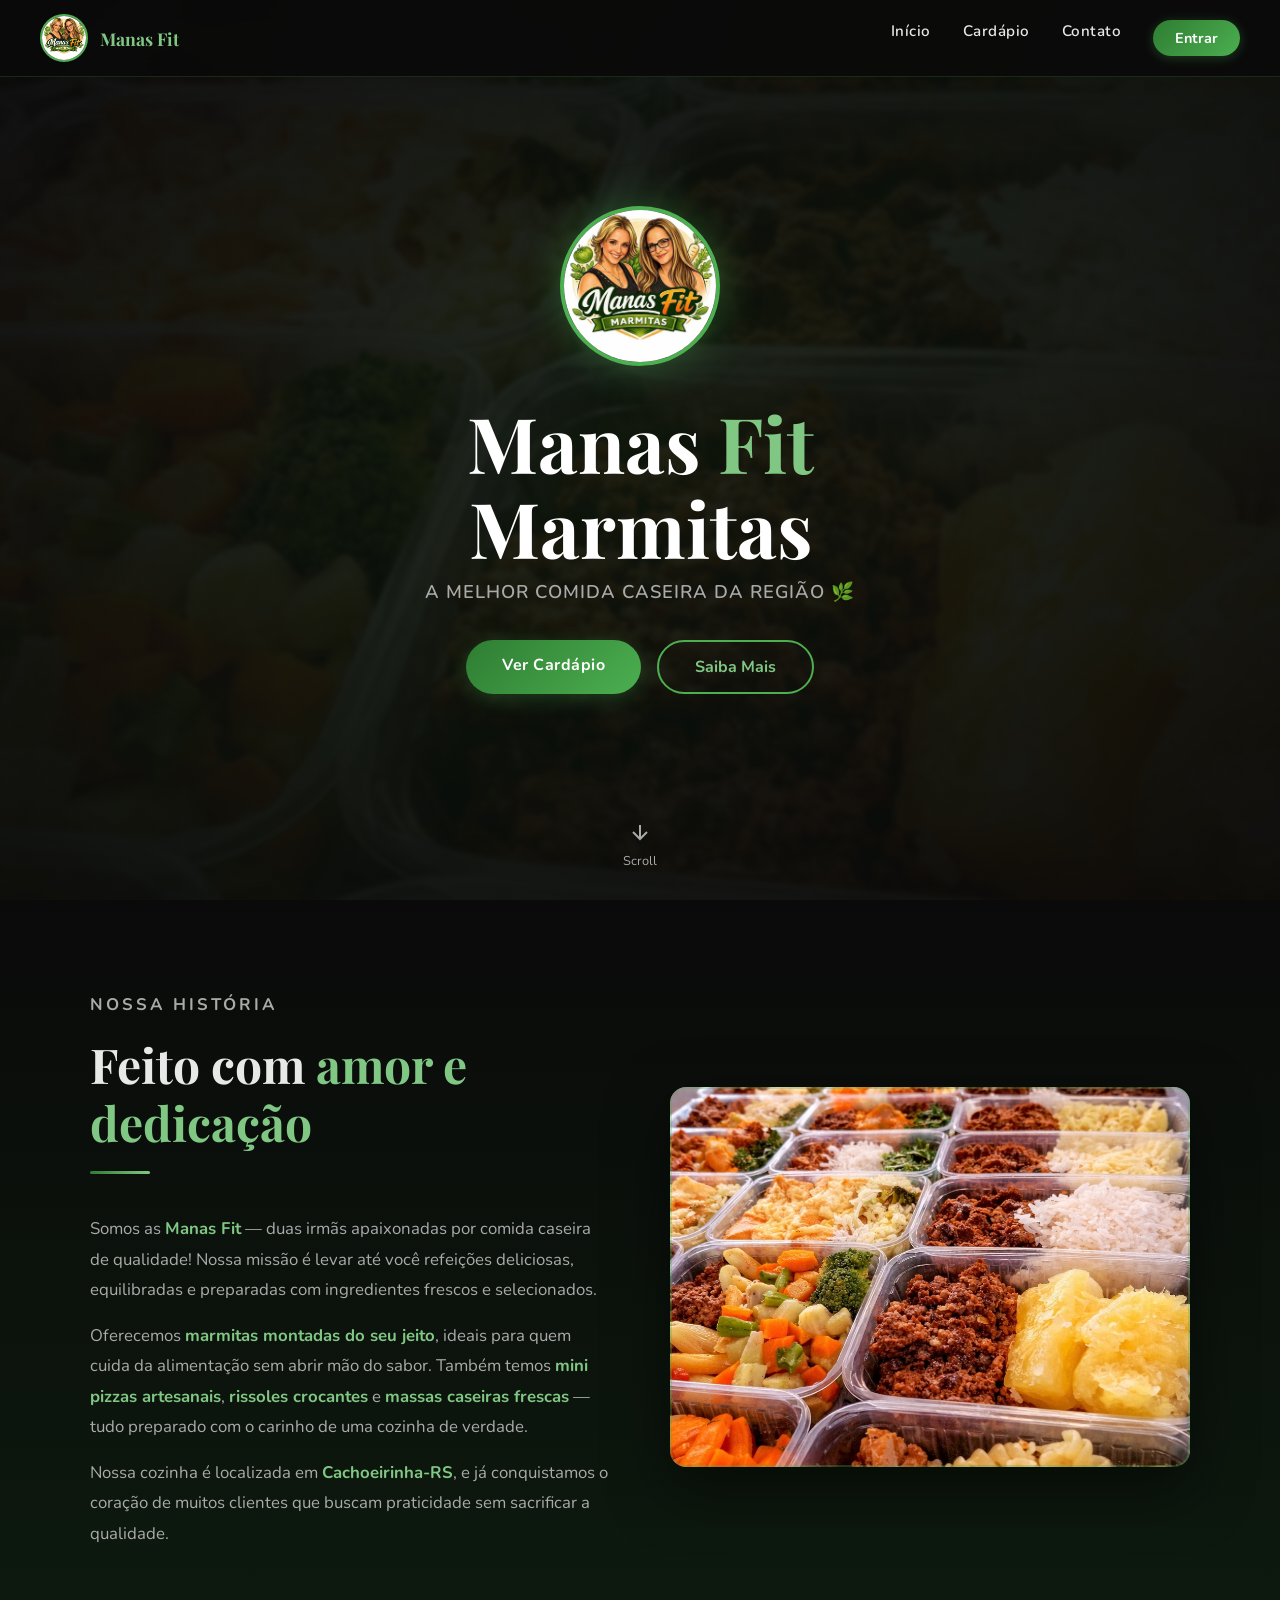
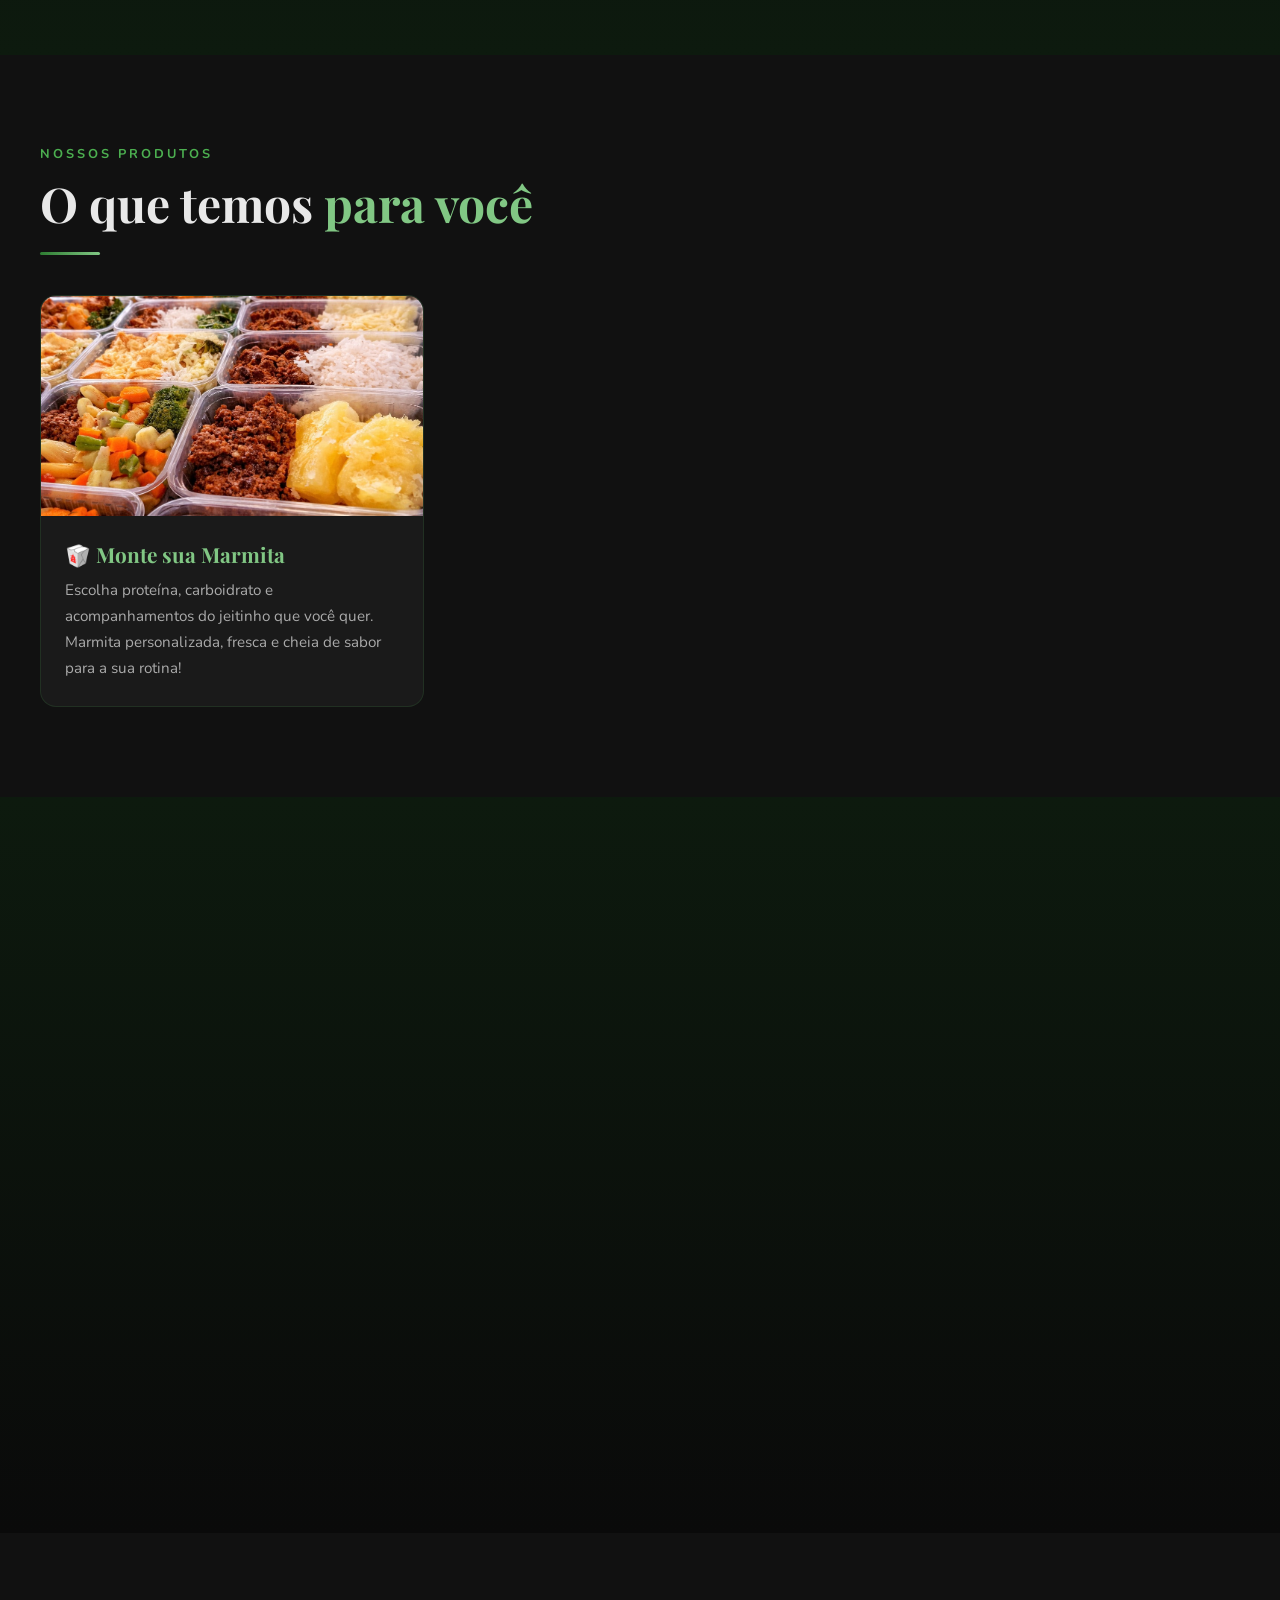
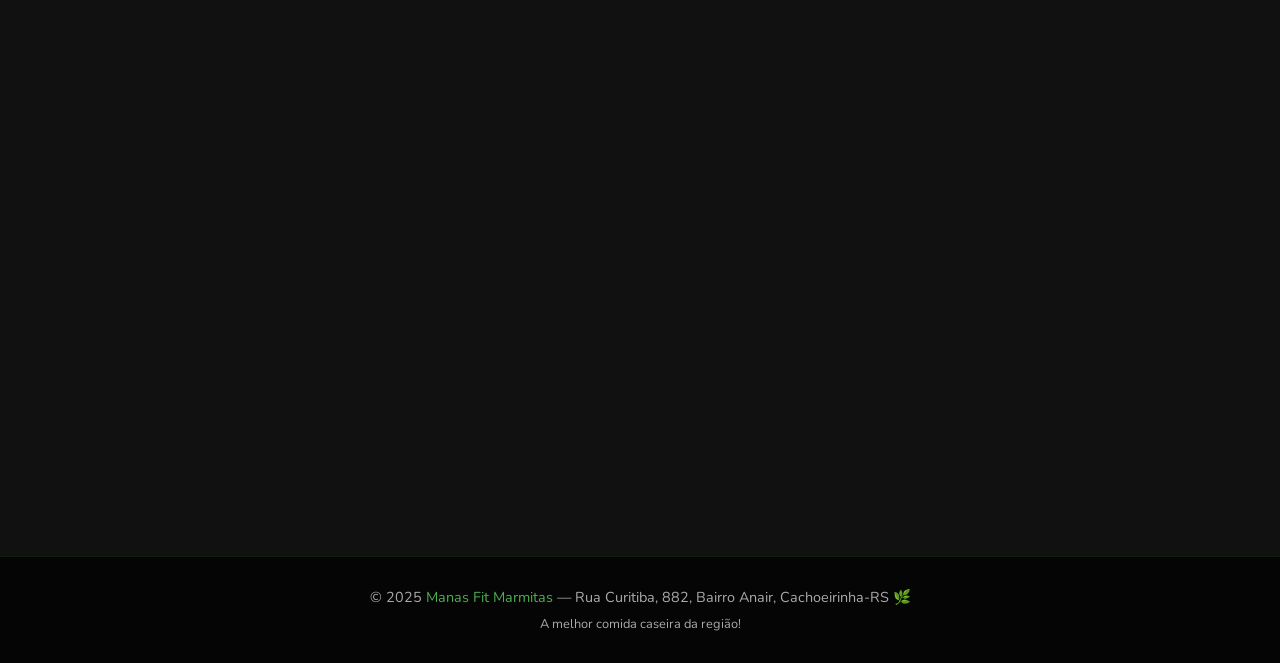
<file: index.html>
<!DOCTYPE html>
<html lang="pt-BR">
<head>
<meta charset="UTF-8">
<meta name="viewport" content="width=device-width, initial-scale=1.0">
<title>Manas Fit Marmitas</title>
<meta name="description" content="Manas Fit Marmitas — comida caseira, marmitas fit, mini pizzas, rissoles e massas em Cachoeirinha-RS.">
<link href="https://fonts.googleapis.com/css2?family=Playfair+Display:wght@700;900&family=Nunito:wght@400;600;700&display=swap" rel="stylesheet">
<link rel="stylesheet" href="index.css">
<link rel="stylesheet" href="auth.css">
<link rel="icon" type="image/jpeg" href="logo.jpeg">
</head>
<body>

<!-- AUTH MODAL -->
<div class="auth-overlay" id="authOverlay" onclick="closeAuth()"></div>
<div class="auth-modal" id="authModal">
  <button class="auth-close" onclick="closeAuth()">✕</button>

  <!-- LOGIN VIEW -->
  <div id="viewLogin" class="auth-view">
    <div class="auth-header">
      <img src="logo.jpeg" alt="Manas Fit" class="auth-logo">
      <h2>Entrar</h2>
      <p>Acesse sua conta para fazer pedidos</p>
    </div>
    <div class="auth-error" id="loginError"></div>
    <div class="auth-field">
      <label>E-mail</label>
      <input type="email" id="loginEmail" placeholder="seu@email.com">
    </div>
    <div class="auth-field">
      <label>Senha</label>
      <input type="password" id="loginPassword" placeholder="Sua senha">
    </div>
    <button class="auth-btn-primary" onclick="doLogin()">Entrar</button>
    <p class="auth-switch">Não tem conta? <a href="#" onclick="showRegister()">Cadastre-se aqui</a></p>
  </div>

  <!-- REGISTER VIEW -->
  <div id="viewRegister" class="auth-view" style="display:none;">
    <div class="auth-header">
      <img src="logo.jpeg" alt="Manas Fit" class="auth-logo">
      <h2>Criar Conta</h2>
      <p>Preencha todos os campos para se cadastrar</p>
    </div>
    <div class="auth-error" id="registerError"></div>
    <div class="auth-field"><label>Nome completo *</label><input type="text" id="regName" placeholder="Seu nome completo"></div>
    <div class="auth-field"><label>CPF *</label><input type="text" id="regCpf" placeholder="000.000.000-00" maxlength="14" oninput="maskCpf(this)"></div>
    <div class="auth-field"><label>Celular *</label><input type="tel" id="regPhone" placeholder="(51) 9 9999-9999" maxlength="16" oninput="maskPhone(this)"></div>
    <div class="auth-field"><label>CEP *</label><input type="text" id="regCep" placeholder="00000-000" maxlength="9" oninput="maskCep(this)"></div>
    <div class="auth-field"><label>E-mail *</label><input type="email" id="regEmail" placeholder="seu@email.com"></div>
    <div class="auth-field">
      <label>Senha *</label>
      <input type="password" id="regPassword" placeholder="Mín. 7 chars, maiúscula, minúscula e número">
      <small class="field-hint">Mais de 6 dígitos, letras maiúsculas, minúsculas e números. Sem espaços ou acentos.</small>
    </div>
    <div class="auth-error" id="registerError2"></div>
    <button class="auth-btn-primary" onclick="doRegister()">Criar Conta</button>
    <p class="auth-switch">Já tem conta? <a href="#" onclick="showLogin()">Entrar aqui</a></p>
  </div>

  <!-- SUCCESS VIEW -->
  <div id="viewSuccess" class="auth-view" style="display:none;">
    <div class="auth-success-box">
      <div class="success-icon">✅</div>
      <h3 id="successMsg">Login realizado!</h3>
      <p id="successSub">Bem-vindo(a) de volta!</p>
      <button class="auth-btn-primary" onclick="closeAuth()">Continuar</button>
    </div>
  </div>
</div>

<!-- NAV -->
<nav>
  <a href="index.html" class="nav-logo">
    <img src="logo.jpeg" alt="Manas Fit">
    <span>Manas Fit</span>
  </a>
  <div class="hamburger" onclick="toggleMenu()">
    <span></span><span></span><span></span>
  </div>
  <ul class="nav-links" id="navLinks">
    <li><a href="index.html">Início</a></li>
    <li><a href="cardapio.html">Cardápio</a></li>
    <li><a href="#contato">Contato</a></li>
    <li id="navAuthBtn">
      <button class="nav-entrar-btn" onclick="openAuth()">Entrar</button>
    </li>
  </ul>
</nav>

<!-- HERO -->
<section class="hero">
  <div class="hero-bg" id="parallaxBg" style="background-image:url('marmitas.jpeg');"></div>
  <div class="hero-overlay"></div>
  <div class="hero-content">
    <img src="logo.jpeg" alt="Manas Fit logo" class="hero-logo">
    <h1><span class="white">Manas </span><span class="green">Fit</span><br><span class="white">Marmitas</span></h1>
    <p class="hero-tagline">A melhor comida caseira da região 🌿</p>
    <div class="hero-cta">
      <a href="cardapio.html" class="btn-primary">Ver Cardápio</a>
      <a href="#sobre" class="btn-outline">Saiba Mais</a>
    </div>
  </div>
  <div class="scroll-indicator">
    <svg viewBox="0 0 24 24" fill="none" stroke="currentColor" stroke-width="2"><path d="M12 5v14M5 12l7 7 7-7"/></svg>
    <span>Scroll</span>
  </div>
</section>

<!-- SOBRE -->
<section class="about" id="sobre">
  <div class="about-inner">
    <div class="about-text reveal">
      <p class="section-label">Nossa História</p>
      <h2 class="section-title">Feito com <span style="color:var(--green-light)">amor e dedicação</span></h2>
      <div class="section-divider"></div>
      <p>Somos as <strong>Manas Fit</strong> — duas irmãs apaixonadas por comida caseira de qualidade! Nossa missão é levar até você refeições deliciosas, equilibradas e preparadas com ingredientes frescos e selecionados.</p>
      <p>Oferecemos <strong>marmitas montadas do seu jeito</strong>, ideais para quem cuida da alimentação sem abrir mão do sabor. Também temos <strong>mini pizzas artesanais</strong>, <strong>rissoles crocantes</strong> e <strong>massas caseiras frescas</strong> — tudo preparado com o carinho de uma cozinha de verdade.</p>
      <p>Nossa cozinha é localizada em <strong>Cachoeirinha-RS</strong>, e já conquistamos o coração de muitos clientes que buscam praticidade sem sacrificar a qualidade.</p>
    </div>
    <div class="about-img reveal">
      <img src="marmitas.jpeg" alt="Marmitas Manas Fit">
    </div>
  </div>
</section>

<!-- DESTAQUES -->
<section class="highlights" id="destaques">
  <div class="highlights-inner">
    <p class="section-label reveal">Nossos Produtos</p>
    <h2 class="section-title reveal">O que temos <span style="color:var(--green-light)">para você</span></h2>
    <div class="section-divider reveal"></div>
    <div class="highlights-grid">
      <div class="highlight-card reveal" onclick="window.location.href='cardapio.html'">
        <img src="marmitas.jpeg" alt="Monte sua marmita">
        <div class="highlight-card-body"><h3>🥡 Monte sua Marmita</h3><p>Escolha proteína, carboidrato e acompanhamentos do jeitinho que você quer. Marmita personalizada, fresca e cheia de sabor para a sua rotina!</p></div>
      </div>
      <div class="highlight-card reveal" onclick="window.location.href='cardapio.html'">
        <img src="pizza.jpg" alt="Mini Pizzas">
        <div class="highlight-card-body"><h3>🍕 Mini Pizzas Artesanais</h3><p>10 unidades por apenas R$10! Recheios variados como frango com catupiry, calabresa suprema, portuguesa e muito mais.</p></div>
      </div>
      <div class="highlight-card reveal" onclick="window.location.href='cardapio.html'">
        <img src="rissoles.jpeg" alt="Rissoles de Frango">
        <div class="highlight-card-body"><h3>🥟 Rissoles de Frango</h3><p>Tamanho grande, com recheio generoso e empanado crocante. 6 unidades por R$24. Feitos artesanalmente com qualidade caseira inconfundível.</p></div>
      </div>
    </div>
  </div>
</section>

<!-- LOCALIZAÇÃO -->
<section class="location" id="localizacao">
  <div class="location-inner">
    <p class="section-label reveal">Onde Estamos</p>
    <h2 class="section-title reveal"><span style="color:var(--green-light)">Localização</span></h2>
    <div class="section-divider reveal" style="margin:0 auto 40px;"></div>
    <div class="location-card reveal">
      <span class="location-icon">📍</span>
      <h3>A melhor comida caseira da região!</h3>
      <div class="location-address">Rua Curitiba, 882 — Bairro Anair<br>Cachoeirinha — RS</div>
      <p>Estamos em Cachoeirinha, prontas para entrega — você pode encomendar sua comida com a melhor gastronomia caseira. Faça seu pedido pelo WhatsApp!</p>
    </div>
  </div>
</section>

<!-- CONTATO -->
<section class="contact" id="contato">
  <div class="contact-inner">
    <p class="section-label reveal">Fale Conosco!</p>
    <h2 class="section-title reveal">Entre em <span style="color:var(--green-light)">Contato</span></h2>
    <div class="section-divider reveal" style="margin:0 auto 20px;"></div>
    <p class="reveal" style="color:var(--muted); margin-bottom:10px;">Faça seu pedido diretamente pelo WhatsApp com nossas atendentes:</p>
    <div class="contact-cards">
      <a href="https://wa.me/5551984475048" target="_blank" class="contact-card reveal">
        <span class="wa-icon">💚</span>
        <div class="contact-name">Ivanete</div>
        <div class="contact-role">Co-fundadora & Cozinheira</div>
        <span class="wa-btn">WhatsApp</span>
      </a>
      <a href="https://wa.me/5551985179851" target="_blank" class="contact-card reveal">
        <span class="wa-icon">💚</span>
        <div class="contact-name">Elisandra</div>
        <div class="contact-role">Co-fundadora & Cozinheira</div>
        <span class="wa-btn">WhatsApp</span>
      </a>
    </div>
  </div>
</section>

<footer>
  <p>© 2025 <span>Manas Fit Marmitas</span> — Rua Curitiba, 882, Bairro Anair, Cachoeirinha-RS 🌿</p>
  <p style="margin-top:8px;font-size:0.8rem;">A melhor comida caseira da região!</p>
</footer>

<script>var IS_LOGGED = false;</script>
<script src="scripts.js"></script>
<script src="auth.js"></script>
</body>
</html>
</file>
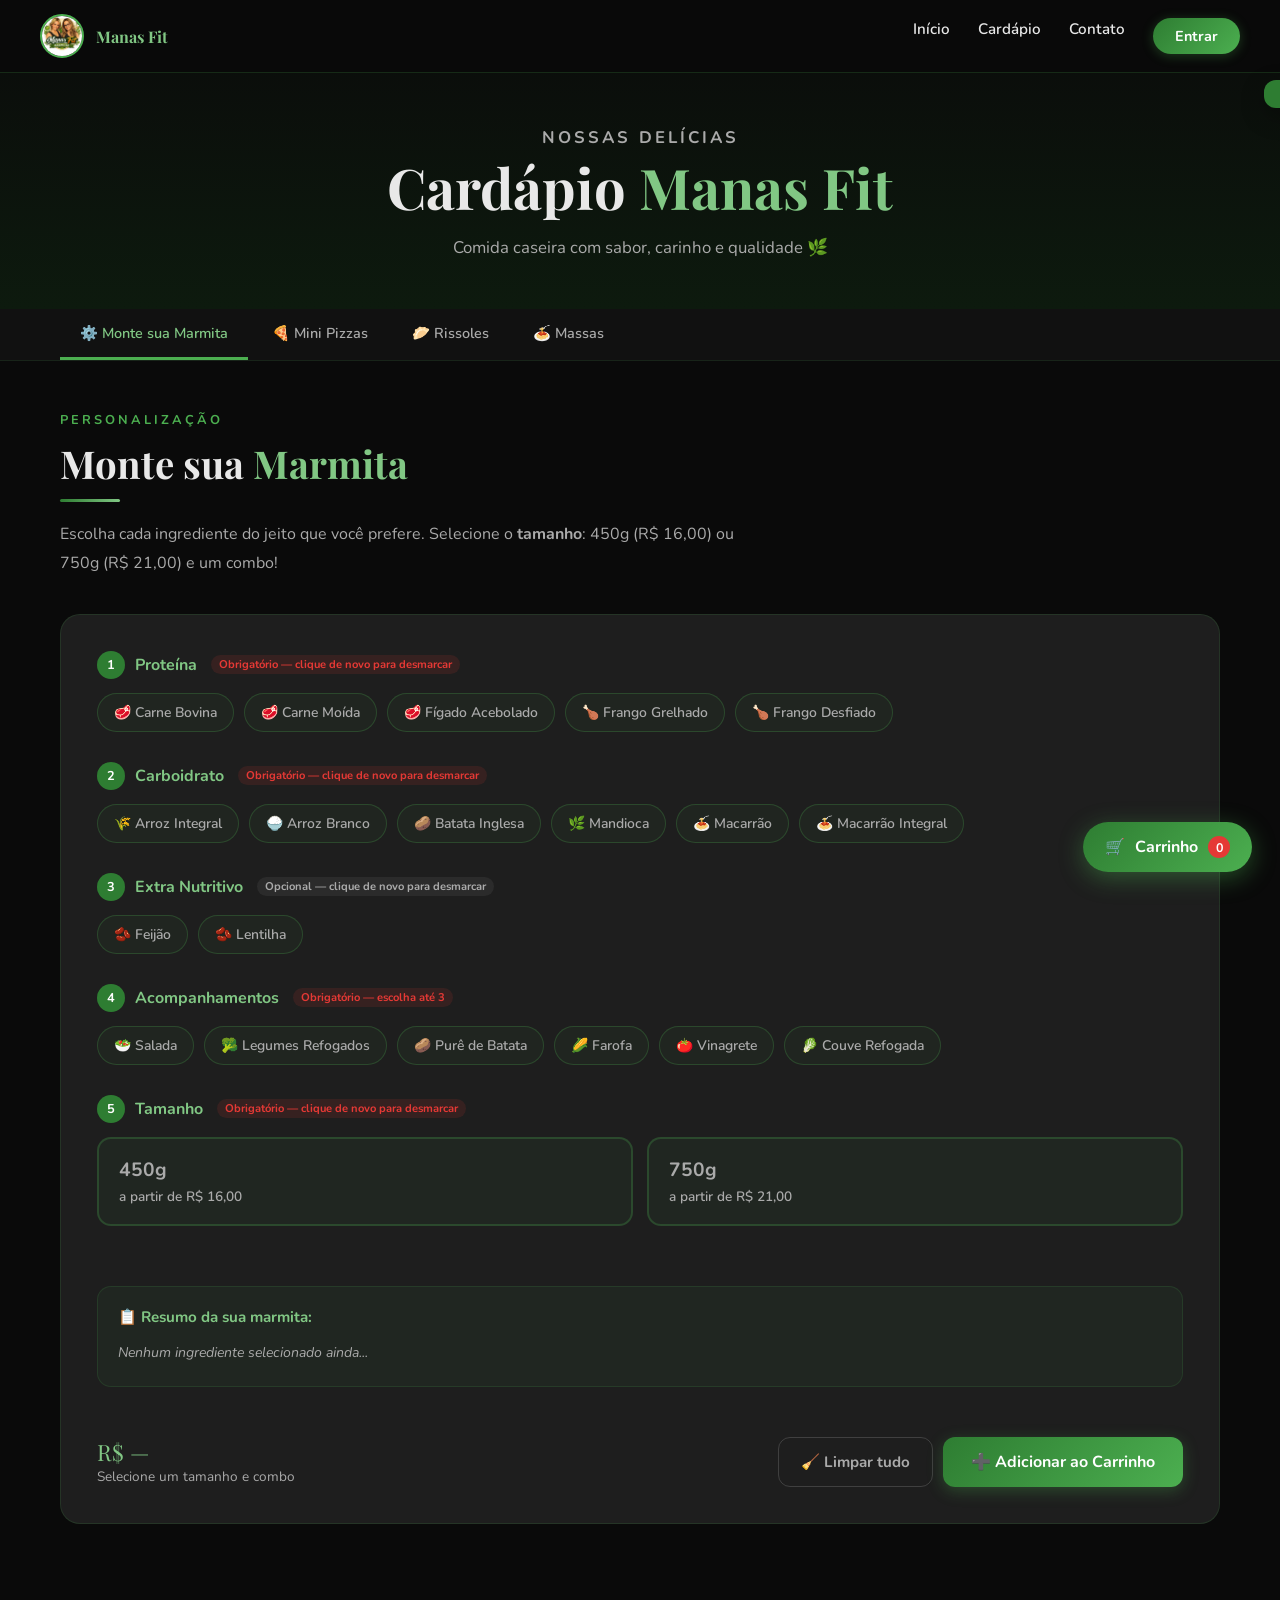
<file: cardapio.html>
<!DOCTYPE html>
<html lang="pt-BR">
<head>
<meta charset="UTF-8">
<meta name="viewport" content="width=device-width, initial-scale=1.0">
<title>Cardápio — Manas Fit Marmitas</title>
<link href="https://fonts.googleapis.com/css2?family=Playfair+Display:wght@700;900&family=Nunito:wght@400;600;700&display=swap" rel="stylesheet">
<link rel="stylesheet" href="cardapio.css">
<link rel="stylesheet" href="auth.css">
<link rel="icon" type="image/jpeg" href="logo.jpeg">
</head>
<body>

<!-- AUTH MODAL -->
<div class="auth-overlay" id="authOverlay" onclick="closeAuth()"></div>
<div class="auth-modal" id="authModal">
  <button class="auth-close" onclick="closeAuth()">✕</button>
  <div id="viewLogin" class="auth-view">
    <div class="auth-header">
      <img src="logo.jpeg" alt="Manas Fit" class="auth-logo">
      <h2>Entrar</h2>
      <p>Faça login para acessar o carrinho</p>
    </div>
    <div class="auth-error" id="loginError"></div>
    <div class="auth-field"><label>E-mail</label><input type="email" id="loginEmail" placeholder="seu@email.com"></div>
    <div class="auth-field"><label>Senha</label><input type="password" id="loginPassword" placeholder="Sua senha"></div>
    <button class="auth-btn-primary" onclick="doLogin()">Entrar</button>
    <p class="auth-switch">Não tem conta? <a href="#" onclick="showRegister()">Cadastre-se aqui</a></p>
  </div>
  <div id="viewRegister" class="auth-view" style="display:none;">
    <div class="auth-header">
      <img src="logo.jpeg" alt="Manas Fit" class="auth-logo">
      <h2>Criar Conta</h2>
      <p>Preencha todos os campos para se cadastrar</p>
    </div>
    <div class="auth-error" id="registerError"></div>
    <div class="auth-field"><label>Nome completo *</label><input type="text" id="regName" placeholder="Seu nome"></div>
    <div class="auth-field"><label>CPF *</label><input type="text" id="regCpf" placeholder="000.000.000-00" maxlength="14" oninput="maskCpf(this)"></div>
    <div class="auth-field"><label>Celular *</label><input type="tel" id="regPhone" placeholder="(51) 9 9999-9999" maxlength="16" oninput="maskPhone(this)"></div>
    <div class="auth-field"><label>CEP *</label><input type="text" id="regCep" placeholder="00000-000" maxlength="9" oninput="maskCep(this)"></div>
    <div class="auth-field"><label>E-mail *</label><input type="email" id="regEmail" placeholder="seu@email.com"></div>
    <div class="auth-field">
      <label>Senha *</label>
      <input type="password" id="regPassword" placeholder="Mín. 7 chars, maiúscula, minúscula e número">
      <small class="field-hint">Mais de 6 dígitos, letras maiúsculas, minúsculas e números. Sem espaços ou acentos.</small>
    </div>
    <div class="auth-error" id="registerError2"></div>
    <button class="auth-btn-primary" onclick="doRegister()">Criar Conta</button>
    <p class="auth-switch">Já tem conta? <a href="#" onclick="showLogin()">Entrar aqui</a></p>
  </div>
  <div id="viewSuccess" class="auth-view" style="display:none;">
    <div class="auth-success-box">
      <div class="success-icon">✅</div>
      <h3 id="successMsg">Login realizado!</h3>
      <p id="successSub">Bem-vindo(a)!</p>
      <button class="auth-btn-primary" onclick="closeAuth()">Continuar</button>
    </div>
  </div>
</div>

<!-- NAV -->
<nav>
  <a href="index.html" class="nav-logo">
    <img src="logo.jpeg" alt="Manas Fit">
    <span>Manas Fit</span>
  </a>
  <div class="hamburger" onclick="toggleMenu()"><span></span><span></span><span></span></div>
  <ul class="nav-links" id="navLinks">
    <li><a href="index.html">Início</a></li>
    <li><a href="cardapio.html">Cardápio</a></li>
    <li><a href="index.html#contato">Contato</a></li>
    <li id="navAuthBtn"><button class="nav-entrar-btn" onclick="openAuth()">Entrar</button></li>
  </ul>
</nav>

<!-- CART FAB -->
<button class="cart-fab" onclick="openCart()">
  🛒 <span>Carrinho</span>
  <span class="cart-badge" id="cartBadge">0</span>
</button>

<!-- CART SIDEBAR -->
<div class="cart-overlay" id="cartOverlay" onclick="closeCart()"></div>
<div class="cart-sidebar" id="cartSidebar">
  <div class="cart-header">
    <h3>🛒 Meu Pedido</h3>
    <button class="cart-close" onclick="closeCart()">✕ Fechar</button>
  </div>
  <!-- Bloqueado -->
  <div class="cart-view" id="viewBlocked" style="display:none;">
    <div class="cart-blocked-msg">
      <div class="lock-icon">🔒</div>
      <h4>Login necessário</h4>
      <p>Faça login ou crie sua conta para acessar o carrinho e fazer pedidos.</p>
      <button onclick="closeCart(); openAuth();">Entrar / Cadastrar</button>
    </div>
  </div>
  <!-- Itens -->
  <div class="cart-view" id="viewItems">
    <div class="cart-items" id="cartItems">
      <div class="cart-empty"><span class="emoji">🍽️</span><p>Seu carrinho está vazio.<br>Adicione delícias do nosso cardápio!</p></div>
    </div>
    <div class="cart-footer">
      <div class="cart-total"><span>Total do pedido:</span><strong id="cartTotal">R$ 0,00</strong></div>
      <button class="btn-wa" onclick="goToCheckout()">➡️ Continuar pedido</button>
      <button class="btn-clear" onclick="clearCart()">🗑️ Limpar carrinho</button>
    </div>
  </div>
  <!-- Método -->
  <div class="cart-view" id="viewMethod" style="display:none;">
    <div class="checkout-body">
      <button class="back-link" onclick="backToCart()">← Voltar ao carrinho</button>
      <h4 class="checkout-title">Como você quer receber?</h4>
      <button class="method-card" onclick="chooseMethod('retirada')">
        <span class="method-icon">🏬</span>
        <div><strong>Retirada no local</strong><p>Você retira diretamente em nosso endereço.</p></div>
      </button>
      <button class="method-card" onclick="chooseMethod('entrega')">
        <span class="method-icon">🛵</span>
        <div><strong>Entrega</strong><p>O pedido é levado até você.</p><p class="method-note">⚠️ Entrega via <strong>Uber-moto</strong>, corrida paga pelo cliente.</p></div>
      </button>
    </div>
  </div>
  <!-- Formulário -->
  <div class="cart-view" id="viewForm" style="display:none;">
    <div class="checkout-body">
      <button class="back-link" onclick="goToCheckout()">← Trocar forma de envio</button>
      <h4 class="checkout-title" id="formTitle">Dados para retirada</h4>
      <div id="ubermotoNote" class="ubermoto-note" style="display:none;">🛵 A entrega é feita por <strong>Uber-moto</strong> — corrida paga pelo cliente ao motoboy.</div>
      <form id="orderForm" onsubmit="submitOrder(event)">
        <label class="field"><span>Nome completo *</span><input type="text" id="fName" required placeholder="Seu nome"></label>
        <label class="field" id="addrField" style="display:none;"><span>Endereço completo *</span><textarea id="fAddress" rows="3" placeholder="Rua, número, bairro, cidade"></textarea></label>
        <label class="field"><span>Celular *</span><input type="tel" id="fPhone" required placeholder="(51) 9 9999-9999"></label>
        <button type="submit" class="btn-wa">➡️ Continuar para pagamento</button>
      </form>
    </div>
  </div>
  <!-- Pagamento -->
  <div class="cart-view" id="viewPayment" style="display:none;">
    <div class="checkout-body">
      <button class="back-link" onclick="backToForm()">← Voltar aos dados</button>
      <h4 class="checkout-title">Forma de pagamento</h4>
      <div class="payment-options">
        <button type="button" class="pay-btn" id="payPixBtn" onclick="choosePayment('pix')"><span class="pay-icon">💠</span><strong>PIX</strong></button>
        <button type="button" class="pay-btn" id="payCashBtn" onclick="choosePayment('dinheiro')"><span class="pay-icon">💵</span><strong>Dinheiro</strong></button>
      </div>
      <div class="warn-box">⚠️ <strong>Atenção:</strong> sem confirmação de pagamento o pedido <strong>não é realizado</strong>.</div>
      <div id="pixBox" class="pay-detail" style="display:none;">
        <h5>💠 Pagamento via PIX</h5>
        <div class="pix-key"><span class="pix-label">Chave PIX (Celular)</span><div class="pix-row"><code id="pixKey">51984475041</code><button type="button" class="copy-btn" onclick="copyPix()">Copiar</button></div></div>
        <div class="pix-upload">
          <span class="pix-label">Anexe o comprovante *</span>
          <label class="file-input-label" id="pixFileLabel">
            <input type="file" id="pixProof" accept="image/*,application/pdf" onchange="onPixProofChange(this)" hidden>
            <span id="pixFileText">📎 Escolher arquivo</span>
          </label>
        </div>
      </div>
      <div id="cashBox" class="pay-detail" style="display:none;">
        <h5>💵 Pagamento em Dinheiro</h5>
        <p>Você vai precisar de troco?</p>
        <div class="toggle-row">
          <button type="button" class="toggle-btn active" id="changeNoBtn" onclick="setNeedsChange(false)">Não preciso</button>
          <button type="button" class="toggle-btn" id="changeYesBtn" onclick="setNeedsChange(true)">Sim, preciso</button>
        </div>
        <label class="field" id="cashAmountField" style="display:none;"><span>Quanto vai pagar? (R$)</span><input type="number" id="cashAmount" min="0" step="0.01" oninput="updateChange()"></label>
        <p id="changeInfo" class="change-info" style="display:none;"></p>
      </div>
      <button type="button" class="btn-wa" onclick="confirmPayment()">
        <svg width="20" height="20" viewBox="0 0 24 24" fill="currentColor"><path d="M17.472 14.382c-.297-.149-1.758-.867-2.03-.967-.273-.099-.471-.148-.67.15-.197.297-.767.966-.94 1.164-.173.199-.347.223-.644.075-.297-.15-1.255-.463-2.39-1.475-.883-.788-1.48-1.761-1.653-2.059-.173-.297-.018-.458.13-.606.134-.133.298-.347.446-.52.149-.174.198-.298.298-.497.099-.198.05-.371-.025-.52-.075-.149-.669-1.612-.916-2.207-.242-.579-.487-.5-.669-.51-.173-.008-.371-.01-.57-.01-.198 0-.52.074-.792.372-.272.297-1.04 1.016-1.04 2.479 0 1.462 1.065 2.875 1.213 3.074.149.198 2.096 3.2 5.077 4.487.709.306 1.262.489 1.694.625.712.227 1.36.195 1.871.118.571-.085 1.758-.719 2.006-1.413.248-.694.248-1.289.173-1.413-.074-.124-.272-.198-.57-.347m-5.421 7.403h-.004a9.87 9.87 0 01-5.031-1.378l-.361-.214-3.741.982.998-3.648-.235-.374a9.86 9.86 0 01-1.51-5.26c.001-5.45 4.436-9.884 9.888-9.884 2.64 0 5.122 1.03 6.988 2.898a9.825 9.825 0 012.893 6.994c-.003 5.45-4.437 9.884-9.885 9.884m8.413-18.297A11.815 11.815 0 0012.05 0C5.495 0 .16 5.335.157 11.892c0 2.096.547 4.142 1.588 5.945L.057 24l6.305-1.654a11.882 11.882 0 005.683 1.448h.005c6.554 0 11.89-5.335 11.893-11.893A11.821 11.821 0 0020.464 3.488"/></svg>
        Confirmar e enviar pelo WhatsApp
      </button>
    </div>
  </div>
</div>

<div class="toast" id="toast"></div>

<!-- PAGE HERO -->
<div class="page-hero">
  <div class="ph-inner">
    <p class="section-label">Nossas Delícias</p>
    <h1>Cardápio <span>Manas Fit</span></h1>
    <p>Comida caseira com sabor, carinho e qualidade 🌿</p>
  </div>
</div>

<!-- TABS -->
<div class="tabs-wrapper">
  <div class="tabs">
    <button class="tab active" onclick="showTab(event,'monte')">⚙️ Monte sua Marmita</button>
    <button class="tab" onclick="showTab(event,'pizzas')">🍕 Mini Pizzas</button>
    <button class="tab" onclick="showTab(event,'rissoles')">🥟 Rissoles</button>
    <button class="tab" onclick="showTab(event,'massas')">🍝 Massas</button>
  </div>
</div>

<!-- MONTE SUA MARMITA -->
<div id="tab-monte" class="menu-section active" style="padding-bottom:80px;">
  <div class="section-head">
    <p class="section-label">Personalização</p>
    <h2 class="section-title">Monte sua <span>Marmita</span></h2>
    <div style="width:60px;height:3px;background:linear-gradient(90deg,#2E7D32,#81C784);border-radius:2px;margin-bottom:18px;"></div>
    <p class="section-desc">Escolha cada ingrediente do jeito que você prefere. Selecione o <strong>tamanho</strong>: 450g (R$ 16,00) ou 750g (R$ 21,00) e um combo!</p>
  </div>
  <div class="marmita-builder">
    <div class="builder-steps">
      <!-- PROTEÍNA -->
      <div class="builder-step">
        <h3><span class="step-badge">1</span> Proteína <span class="required-tag">Obrigatório — clique de novo para desmarcar</span></h3>
        <div class="ingredients-grid">
          <button class="ingredient-btn" data-group="proteina" data-name="Carne Bovina"     onclick="selectSingle(this,'proteina')">🥩 Carne Bovina</button>
          <button class="ingredient-btn" data-group="proteina" data-name="Carne Moída"      onclick="selectSingle(this,'proteina')">🥩 Carne Moída</button>
          <button class="ingredient-btn" data-group="proteina" data-name="Fígado Acebolado" onclick="selectSingle(this,'proteina')">🥩 Fígado Acebolado</button>
          <button class="ingredient-btn" data-group="proteina" data-name="Frango Grelhado"  onclick="selectSingle(this,'proteina')">🍗 Frango Grelhado</button>
          <button class="ingredient-btn" data-group="proteina" data-name="Frango Desfiado"  onclick="selectSingle(this,'proteina')">🍗 Frango Desfiado</button>
        </div>
      </div>
      <!-- CARBOIDRATO -->
      <div class="builder-step">
        <h3><span class="step-badge">2</span> Carboidrato <span class="required-tag">Obrigatório — clique de novo para desmarcar</span></h3>
        <div class="ingredients-grid">
          <button class="ingredient-btn" data-group="carbo" data-name="Arroz Integral"    onclick="selectSingle(this,'carbo')">🌾 Arroz Integral</button>
          <button class="ingredient-btn" data-group="carbo" data-name="Arroz Branco"      onclick="selectSingle(this,'carbo')">🍚 Arroz Branco</button>
          <button class="ingredient-btn" data-group="carbo" data-name="Batata Inglesa"    onclick="selectSingle(this,'carbo')">🥔 Batata Inglesa</button>
          <button class="ingredient-btn" data-group="carbo" data-name="Mandioca"          onclick="selectSingle(this,'carbo')">🌿 Mandioca</button>
          <button class="ingredient-btn" data-group="carbo" data-name="Macarrão"          onclick="selectSingle(this,'carbo')">🍝 Macarrão</button>
          <button class="ingredient-btn" data-group="carbo" data-name="Macarrão Integral" onclick="selectSingle(this,'carbo')">🍝 Macarrão Integral</button>
        </div>
      </div>
      <!-- EXTRA -->
      <div class="builder-step">
        <h3><span class="step-badge">3</span> Extra Nutritivo <span class="optional-tag">Opcional — clique de novo para desmarcar</span></h3>
        <div class="ingredients-grid">
          <button class="ingredient-btn" data-group="extra" data-name="Feijão"   onclick="selectSingle(this,'extra')">🫘 Feijão</button>
          <button class="ingredient-btn" data-group="extra" data-name="Lentilha" onclick="selectSingle(this,'extra')">🫘 Lentilha</button>
        </div>
      </div>
      <!-- ACOMPANHAMENTOS -->
      <div class="builder-step">
        <h3><span class="step-badge">4</span> Acompanhamentos <span class="required-tag">Obrigatório — escolha até 3</span></h3>
        <div class="ingredients-grid">
          <button class="ingredient-btn" data-group="acomp" data-name="Salada"            onclick="selectMulti(this,'acomp',3)">🥗 Salada</button>
          <button class="ingredient-btn" data-group="acomp" data-name="Legumes Refogados" onclick="selectMulti(this,'acomp',3)">🥦 Legumes Refogados</button>
          <button class="ingredient-btn" data-group="acomp" data-name="Purê de Batata"    onclick="selectMulti(this,'acomp',3)">🥔 Purê de Batata</button>
          <button class="ingredient-btn" data-group="acomp" data-name="Farofa"            onclick="selectMulti(this,'acomp',3)">🌽 Farofa</button>
          <button class="ingredient-btn" data-group="acomp" data-name="Vinagrete"         onclick="selectMulti(this,'acomp',3)">🍅 Vinagrete</button>
          <button class="ingredient-btn" data-group="acomp" data-name="Couve Refogada"    onclick="selectMulti(this,'acomp',3)">🥬 Couve Refogada</button>
        </div>
      </div>
      <!-- TAMANHO -->
      <div class="builder-step">
        <h3><span class="step-badge">5</span> Tamanho <span class="required-tag">Obrigatório — clique de novo para desmarcar</span></h3>
        <div class="size-grid" id="marmitaSizeGrid">
          <button class="size-btn" onclick="selectMarmitaSize(this,'450g')"><span class="size-label">450g</span><span class="size-price">a partir de R$ 16,00</span></button>
          <button class="size-btn" onclick="selectMarmitaSize(this,'750g')"><span class="size-label">750g</span><span class="size-price">a partir de R$ 21,00</span></button>
        </div>
        <div id="combos450" class="combo-box" style="display:none;">
          <h4>📦 Combos Marmita 450g</h4>
          <div class="combo-grid">
            <div class="combo-card" onclick="selectCombo('marmita','450g',1,16)"><div class="combo-qty">1 un.</div><div class="combo-price">R$ 16,00</div><div class="combo-each">R$ 16,00 cada</div></div>
            <div class="combo-card destaque" onclick="selectCombo('marmita','450g',5,80)"><div class="combo-badge">⭐ Popular</div><div class="combo-qty">5 un.</div><div class="combo-price">R$ 80,00</div><div class="combo-each">R$ 16,00 cada</div></div>
            <div class="combo-card" onclick="selectCombo('marmita','450g',10,150)"><div class="combo-qty">10 un.</div><div class="combo-price">R$ 150,00</div><div class="combo-each">R$ 15,00 cada</div></div>
            <div class="combo-card" onclick="selectCombo('marmita','450g',20,290)"><div class="combo-qty">20 un.</div><div class="combo-price">R$ 290,00</div><div class="combo-each">R$ 14,50 cada</div></div>
          </div>
        </div>
        <div id="combos750" class="combo-box" style="display:none;">
          <h4>📦 Combos Marmita 750g</h4>
          <div class="combo-grid">
            <div class="combo-card" onclick="selectCombo('marmita','750g',1,21)"><div class="combo-qty">1 un.</div><div class="combo-price">R$ 21,00</div><div class="combo-each">R$ 21,00 cada</div></div>
            <div class="combo-card destaque" onclick="selectCombo('marmita','750g',5,105)"><div class="combo-badge">⭐ Popular</div><div class="combo-qty">5 un.</div><div class="combo-price">R$ 105,00</div><div class="combo-each">R$ 21,00 cada</div></div>
            <div class="combo-card" onclick="selectCombo('marmita','750g',10,200)"><div class="combo-qty">10 un.</div><div class="combo-price">R$ 200,00</div><div class="combo-each">R$ 20,00 cada</div></div>
            <div class="combo-card" onclick="selectCombo('marmita','750g',20,390)"><div class="combo-qty">20 un.</div><div class="combo-price">R$ 390,00</div><div class="combo-each">R$ 19,50 cada</div></div>
          </div>
        </div>
      </div>
      <div class="builder-summary"><h4>📋 Resumo da sua marmita:</h4><ul class="summary-list" id="builderSummary"><li style="color:var(--muted);font-style:italic;">Nenhum ingrediente selecionado ainda...</li></ul></div>
      <div class="error-msg" id="builderError"></div>
      <div class="builder-footer">
        <div class="builder-price" id="marmitaPrice">R$ — <span id="marmitaPriceLabel">Selecione um tamanho e combo</span></div>
        <div class="builder-actions">
          <button class="btn-clear-marmita" type="button" onclick="clearMarmita()">🧹 Limpar tudo</button>
          <button class="btn-add-marmita" onclick="addMarmitaToCart()">➕ Adicionar ao Carrinho</button>
        </div>
      </div>
    </div>
  </div>
</div>

<!-- MINI PIZZAS -->
<div id="tab-pizzas" class="menu-section" style="padding-bottom:80px;">
  <div class="section-head">
    <p class="section-label">Artesanais</p>
    <h2 class="section-title">Mini Pizzas <span>Deliciosas</span></h2>
    <div style="width:60px;height:3px;background:linear-gradient(90deg,#2E7D32,#81C784);border-radius:2px;margin-bottom:18px;"></div>
    <p class="section-desc">Cada bandeja com <strong>10 mini pizzas por apenas R$ 10,00</strong>! Massa artesanal, recheios caprichados.</p>
  </div>
  <div style="margin-bottom:24px;"><img src="pizza.jpg" alt="Mini Pizzas" class="pizza-img"></div>
  <div class="menu-grid">
    <div class="menu-card"><div class="menu-card-header"><h3>🍗 Frango Tradicional</h3><span class="price">R$ 10,00</span></div><p>10 unidades de mini pizza com frango temperado e queijo.</p><button class="add-btn" onclick="addToCart('Mini Pizza Frango Tradicional (10un)',10)">+ Adicionar</button></div>
    <div class="menu-card"><div class="menu-card-header"><h3>🧀 Frango com Catupiry</h3><span class="price">R$ 10,00</span></div><p>10 unidades com frango e catupiry super cremoso.</p><button class="add-btn" onclick="addToCart('Mini Pizza Frango c/ Catupiry (10un)',10)">+ Adicionar</button></div>
    <div class="menu-card"><div class="menu-card-header"><h3>⭐ Frango Cremoso Especial</h3><span class="price">R$ 10,00</span></div><p>10 unidades com molho cremoso especial da casa.</p><button class="add-btn" onclick="addToCart('Mini Pizza Frango Cremoso Especial (10un)',10)">+ Adicionar</button></div>
    <div class="menu-card"><div class="menu-card-header"><h3>🥩 Estrogonofe de Carne</h3><span class="price">R$ 10,00</span></div><p>10 unidades com estrogonofe caseiro de carne.</p><button class="add-btn" onclick="addToCart('Mini Pizza Estrogonofe de Carne (10un)',10)">+ Adicionar</button></div>
    <div class="menu-card"><div class="menu-card-header"><h3>🌶️ Calabresa Suprema</h3><span class="price">R$ 10,00</span></div><p>10 unidades com calabresa e queijo.</p><button class="add-btn" onclick="addToCart('Mini Pizza Calabresa Suprema (10un)',10)">+ Adicionar</button></div>
    <div class="menu-card"><div class="menu-card-header"><h3>🥓 Bacon Crocante</h3><span class="price">R$ 10,00</span></div><p>10 unidades com bacon crocante e queijo.</p><button class="add-btn" onclick="addToCart('Mini Pizza Bacon Crocante (10un)',10)">+ Adicionar</button></div>
    <div class="menu-card"><div class="menu-card-header"><h3>🫒 Portuguesa Completa</h3><span class="price">R$ 10,00</span></div><p>10 unidades com ovos, presunto, cebola e queijo.</p><button class="add-btn" onclick="addToCart('Mini Pizza Portuguesa Completa (10un)',10)">+ Adicionar</button></div>
    <div class="menu-card"><div class="menu-card-header"><h3>🥦 Brócolis com Queijo</h3><span class="price">R$ 10,00</span></div><p>10 unidades com brócolis fresco e queijo gratinado.</p><button class="add-btn" onclick="addToCart('Mini Pizza Brócolis com Queijo (10un)',10)">+ Adicionar</button></div>
  </div>
</div>

<!-- RISSOLES -->
<div id="tab-rissoles" class="menu-section" style="padding-bottom:80px;">
  <div class="section-head">
    <p class="section-label">Artesanais</p>
    <h2 class="section-title">Rissoles de <span>Frango</span></h2>
    <div style="width:60px;height:3px;background:linear-gradient(90deg,#2E7D32,#81C784);border-radius:2px;margin-bottom:18px;"></div>
    <p class="section-desc">Tamanho grande, recheio generoso, empanado crocante e feitos com carinho artesanal.</p>
  </div>
  <div style="margin-bottom:28px;"><img src="rissoles.jpeg" alt="Rissoles" class="pizza-img"></div>
  <div class="menu-grid" style="max-width:600px;">
    <div class="menu-card"><div class="menu-card-header"><h3>🥟 Rissoles de Frango</h3><span class="price">R$ 24,00</span></div><p>6 unidades tamanho grande com recheio cremoso de frango. Empanados artesanalmente, prontos para fritar.</p><button class="add-btn" onclick="addToCart('Rissoles de Frango (6un grandes)',24)">+ Adicionar</button></div>
    <div class="menu-card"><div class="menu-card-header"><h3>🥟 Rissoles de Carne</h3><span class="price">R$ 24,00</span></div><p>6 unidades tamanho grande com recheio suculento de carne. Empanados artesanalmente, prontos para fritar.</p><button class="add-btn" onclick="addToCart('Rissoles de Carne (6un grandes)',24)">+ Adicionar</button></div>
  </div>
</div>

<!-- MASSAS -->
<div id="tab-massas" class="menu-section" style="padding-bottom:80px;">
  <div class="section-head">
    <p class="section-label">Frescas & Artesanais</p>
    <h2 class="section-title">Massas <span>Caseiras</span></h2>
    <div style="width:60px;height:3px;background:linear-gradient(90deg,#2E7D32,#81C784);border-radius:2px;margin-bottom:18px;"></div>
    <p class="section-desc">Massas frescas produzidas artesanalmente com farinha selecionada. Textura perfeita, sabor caseiro!</p>
  </div>
  <div class="massas-section-block">
    <h3 class="massas-subheader">🍝 Massas Frescas — R$ 12,00 cada</h3>
    <p class="massas-hint">Escolha o tipo da sua massa:</p>
    <div style="margin-bottom:24px;"><img src="massa.jpeg" alt="Massas Caseiras" class="pizza-img"></div>
    <div class="menu-grid">
      <div class="menu-card"><div class="menu-card-header"><h3>🍝 Espaguete</h3><span class="price">R$ 12,00</span></div><p>Massa fresca espaguete artesanal, perfeita para molhos encorpados.</p><button class="add-btn" onclick="addToCart('Massa Fresca Espaguete',12)">+ Adicionar</button></div>
      <div class="menu-card"><div class="menu-card-header"><h3>🍝 Espaguete Fino</h3><span class="price">R$ 12,00</span></div><p>Massa fresca espaguete fino, ideal para molhos mais delicados e leves.</p><button class="add-btn" onclick="addToCart('Massa Fresca Espaguete Fino',12)">+ Adicionar</button></div>
      <div class="menu-card"><div class="menu-card-header"><h3>🍝 Ruscatelle</h3><span class="price">R$ 12,00</span></div><p>Massa fresca ruscatelle artesanal, com formato único que absorve bem os molhos.</p><button class="add-btn" onclick="addToCart('Massa Fresca Ruscatelle',12)">+ Adicionar</button></div>
    </div>
  </div>
  <div class="massas-section-block" style="margin-top:48px;">
    <h3 class="massas-subheader">🥛 Massa ao Molho Branco</h3>
    <div style="margin-bottom:24px;"><img src="massaMolhoBranco.jpeg" alt="Massa ao Molho Branco" class="pizza-img"></div>
    <div class="molho-branco-desc">
      <h4>📋 Sobre o prato</h4>
      <p><strong>Massa penne ao molho branco</strong>, com <strong>molho branco cremoso + mix de legumes</strong> (cenoura, ervilha, milho, pimentão vermelho e amarelo). Também disponível com <strong>frango ao molho branco cremoso</strong>, finalizado com <strong>crispy de bacon</strong>.</p>
      <p style="margin-top:10px;">💡 <em>Você pode escolher <strong>2 sabores na mesma embalagem!</strong></em></p>
    </div>
    <div class="marmita-builder" style="margin-top:24px;">
      <div class="builder-steps">
        <div class="builder-step">
          <h3><span class="step-badge">1</span> Sabores <span class="required-tag">Escolha até 2 — clique de novo para desmarcar</span></h3>
          <div class="ingredients-grid">
            <button class="ingredient-btn" data-group="mbsabor" data-name="Penne ao Molho Branco com Mix de Legumes"   onclick="selectMulti(this,'mbsabor',2)">🥦 Molho Branco + Legumes</button>
            <button class="ingredient-btn" data-group="mbsabor" data-name="Frango ao Molho Branco com Crispy de Bacon" onclick="selectMulti(this,'mbsabor',2)">🍗 Frango + Crispy de Bacon</button>
          </div>
        </div>
        <div class="builder-step">
          <h3><span class="step-badge">2</span> Tamanho <span class="required-tag">Obrigatório — clique de novo para desmarcar</span></h3>
          <div class="size-grid" id="massaSizeGrid">
            <button class="size-btn" onclick="selectMassaSize(this,'450g')"><span class="size-label">450g</span><span class="size-price">a partir de R$ 16,00</span></button>
            <button class="size-btn" onclick="selectMassaSize(this,'750g')"><span class="size-label">750g</span><span class="size-price">a partir de R$ 21,00</span></button>
          </div>
          <div id="combosMB450" class="combo-box" style="display:none;">
            <h4>📦 Combos Massa ao Molho Branco 450g</h4>
            <div class="combo-grid">
              <div class="combo-card" onclick="selectCombo('massa','450g',1,16)"><div class="combo-qty">1 un.</div><div class="combo-price">R$ 16,00</div><div class="combo-each">R$ 16,00 cada</div></div>
              <div class="combo-card destaque" onclick="selectCombo('massa','450g',5,80)"><div class="combo-badge">⭐ Popular</div><div class="combo-qty">5 un.</div><div class="combo-price">R$ 80,00</div><div class="combo-each">R$ 16,00 cada</div></div>
              <div class="combo-card" onclick="selectCombo('massa','450g',10,150)"><div class="combo-qty">10 un.</div><div class="combo-price">R$ 150,00</div><div class="combo-each">R$ 15,00 cada</div></div>
              <div class="combo-card" onclick="selectCombo('massa','450g',20,290)"><div class="combo-qty">20 un.</div><div class="combo-price">R$ 290,00</div><div class="combo-each">R$ 14,50 cada</div></div>
            </div>
          </div>
          <div id="combosMB750" class="combo-box" style="display:none;">
            <h4>📦 Combos Massa ao Molho Branco 750g</h4>
            <div class="combo-grid">
              <div class="combo-card" onclick="selectCombo('massa','750g',1,21)"><div class="combo-qty">1 un.</div><div class="combo-price">R$ 21,00</div><div class="combo-each">R$ 21,00 cada</div></div>
              <div class="combo-card destaque" onclick="selectCombo('massa','750g',5,105)"><div class="combo-badge">⭐ Popular</div><div class="combo-qty">5 un.</div><div class="combo-price">R$ 105,00</div><div class="combo-each">R$ 21,00 cada</div></div>
              <div class="combo-card" onclick="selectCombo('massa','750g',10,200)"><div class="combo-qty">10 un.</div><div class="combo-price">R$ 200,00</div><div class="combo-each">R$ 20,00 cada</div></div>
              <div class="combo-card" onclick="selectCombo('massa','750g',20,390)"><div class="combo-qty">20 un.</div><div class="combo-price">R$ 390,00</div><div class="combo-each">R$ 19,50 cada</div></div>
            </div>
          </div>
        </div>
        <div class="builder-summary"><h4>📋 Resumo da sua massa:</h4><ul class="summary-list" id="mbSummary"><li style="color:var(--muted);font-style:italic;">Nenhuma opção selecionada ainda...</li></ul></div>
        <div class="error-msg" id="mbError"></div>
        <div class="builder-footer">
          <div class="builder-price" id="mbPrice">R$ — <span id="mbPriceLabel">Selecione tamanho e combo</span></div>
          <div class="builder-actions">
            <button class="btn-clear-marmita" type="button" onclick="clearMassa()">🧹 Limpar tudo</button>
            <button class="btn-add-marmita" onclick="addMassaToCart()">➕ Adicionar ao Carrinho</button>
          </div>
        </div>
      </div>
    </div>
  </div>
</div>

<script>var IS_LOGGED = false;</script>
<script src="cardapio.js"></script>
<script src="auth.js"></script>
</body>
</html>
</file>
<file: index.css>
:root {
  --green: #4CAF50;
  --green-light: #81C784;
  --green-dark: #2E7D32;
  --black: #0a0a0a;
  --dark: #111;
  --card: #1a1a1a;
  --text: #e8e8e8;
  --muted: #aaa;
}

* { margin:0; padding:0; box-sizing:border-box; }

html { scroll-behavior: smooth; }

body {
  font-family: 'Nunito', sans-serif;
  background: var(--black);
  color: var(--text);
  overflow-x: hidden;
}

/* NAV */
nav {
  position: fixed;
  top: 0; left: 0; right: 0;
  z-index: 100;
  background: rgba(10,10,10,0.92);
  backdrop-filter: blur(12px);
  border-bottom: 1px solid rgba(76,175,80,0.2);
  display: flex;
  align-items: center;
  justify-content: space-between;
  padding: 14px 40px;
}

.nav-logo {
  display: flex;
  align-items: center;
  gap: 12px;
  text-decoration: none;
}

.nav-logo img {
  width: 48px;
  height: 48px;
  border-radius: 50%;
  object-fit: cover;
  border: 2px solid var(--green);
}

.nav-logo span {
  font-family: 'Playfair Display', serif;
  font-size: 1.1rem;
  color: var(--green-light);
  font-weight: 700;
}

.nav-links {
  display: flex;
  gap: 32px;
  list-style: none;
}

.nav-links a {
  color: var(--text);
  text-decoration: none;
  font-weight: 600;
  font-size: 0.95rem;
  letter-spacing: 0.5px;
  position: relative;
  transition: color 0.3s;
}

.nav-links a::after {
  content: '';
  position: absolute;
  bottom: -4px; left: 0; right: 0;
  height: 2px;
  background: var(--green);
  transform: scaleX(0);
  transform-origin: left;
  transition: transform 0.3s;
}

.nav-links a:hover { color: var(--green-light); }
.nav-links a:hover::after { transform: scaleX(1); }

/* PARALLAX HERO */
.hero {
  position: relative;
  height: 100vh;
  display: flex;
  align-items: center;
  justify-content: center;
  overflow: hidden;
  background: linear-gradient(135deg, #0a0a0a 0%, #0d1f0e 50%, #0a0a0a 100%);
}

.hero-bg {
  position: absolute;
  inset: -20%;
  background-image: url('/images/marmitas.jpeg');
  background-size: cover;
  background-position: center;
  opacity: 0.15;
  filter: blur(2px);
  will-change: transform;
  transition: transform 0.1s linear;
}

.hero-overlay {
  position: absolute;
  inset: 0;
  background: radial-gradient(ellipse at center, rgba(10,10,10,0.3) 0%, rgba(10,10,10,0.85) 100%);
}

.hero-content {
  position: relative;
  z-index: 2;
  text-align: center;
  padding: 20px;
  animation: fadeInUp 1s ease both;
}

.hero-logo {
  width: 160px;
  height: 160px;
  border-radius: 50%;
  object-fit: cover;
  border: 4px solid var(--green);
  box-shadow: 0 0 40px rgba(76,175,80,0.4);
  margin-bottom: 28px;
  animation: glowPulse 3s ease-in-out infinite;
}

@keyframes glowPulse {
  0%,100% { box-shadow: 0 0 40px rgba(76,175,80,0.4); }
  50% { box-shadow: 0 0 70px rgba(76,175,80,0.7); }
}

.hero h1 {
  font-family: 'Playfair Display', serif;
  font-size: clamp(2.5rem, 6vw, 5rem);
  line-height: 1.1;
  margin-bottom: 10px;
}

.hero h1 .white { color: #fff; }
.hero h1 .green { color: var(--green-light); }

.hero-tagline {
  font-size: 1.15rem;
  color: var(--muted);
  margin-bottom: 36px;
  font-weight: 600;
  letter-spacing: 1px;
  text-transform: uppercase;
}

.hero-cta {
  display: inline-flex;
  gap: 16px;
  flex-wrap: wrap;
  justify-content: center;
}

.btn-primary {
  background: linear-gradient(135deg, var(--green-dark), var(--green));
  color: #fff;
  padding: 14px 36px;
  border-radius: 50px;
  text-decoration: none;
  font-weight: 700;
  font-size: 1rem;
  letter-spacing: 0.5px;
  transition: all 0.3s;
  box-shadow: 0 4px 20px rgba(76,175,80,0.3);
}

.btn-primary:hover {
  transform: translateY(-2px);
  box-shadow: 0 8px 30px rgba(76,175,80,0.5);
}

.btn-outline {
  border: 2px solid var(--green);
  color: var(--green-light);
  padding: 14px 36px;
  border-radius: 50px;
  text-decoration: none;
  font-weight: 700;
  font-size: 1rem;
  transition: all 0.3s;
}

.btn-outline:hover {
  background: rgba(76,175,80,0.1);
  transform: translateY(-2px);
}

.scroll-indicator {
  position: absolute;
  bottom: 30px;
  left: 50%;
  transform: translateX(-50%);
  display: flex;
  flex-direction: column;
  align-items: center;
  gap: 8px;
  color: var(--muted);
  font-size: 0.8rem;
  animation: bounce 2s ease-in-out infinite;
}

.scroll-indicator svg { width: 24px; height: 24px; }

@keyframes bounce {
  0%,100% { transform: translateX(-50%) translateY(0); }
  50% { transform: translateX(-50%) translateY(8px); }
}

/* SECTIONS */
section {
  padding: 90px 40px;
}

.section-label {
  color: var(--green);
  font-size: 0.8rem;
  text-transform: uppercase;
  letter-spacing: 3px;
  font-weight: 700;
  margin-bottom: 12px;
}

.section-title {
  font-family: 'Playfair Display', serif;
  font-size: clamp(2rem, 4vw, 3rem);
  line-height: 1.2;
  margin-bottom: 20px;
}

.section-divider {
  width: 60px;
  height: 3px;
  background: linear-gradient(90deg, var(--green-dark), var(--green-light));
  border-radius: 2px;
  margin-bottom: 40px;
}

/* ABOUT */
.about {
  background: linear-gradient(180deg, #0a0a0a 0%, #0d1a0e 100%);
}

.about-inner {
  max-width: 1100px;
  margin: 0 auto;
  display: grid;
  grid-template-columns: 1fr 1fr;
  gap: 60px;
  align-items: center;
}

.about-text p {
  color: var(--muted);
  line-height: 1.8;
  font-size: 1.05rem;
  margin-bottom: 16px;
}

.about-text p strong { color: var(--green-light); }

.about-img {
  border-radius: 16px;
  overflow: hidden;
  position: relative;
  box-shadow: 0 20px 60px rgba(0,0,0,0.5);
}

.about-img img {
  width: 100%;
  height: 380px;
  object-fit: cover;
  display: block;
}

.about-img::after {
  content: '';
  position: absolute;
  inset: 0;
  border: 2px solid rgba(76,175,80,0.3);
  border-radius: 16px;
  pointer-events: none;
}

/* HIGHLIGHTS */
.highlights {
  background: var(--dark);
}

.highlights-inner { max-width: 1200px; margin: 0 auto; }

.highlights-grid {
  display: grid;
  grid-template-columns: repeat(3, 1fr);
  gap: 24px;
  margin-top: 40px;
}

.highlight-card {
  background: var(--card);
  border-radius: 16px;
  overflow: hidden;
  border: 1px solid rgba(76,175,80,0.15);
  transition: all 0.4s;
  cursor: pointer;
}

.highlight-card:hover {
  transform: translateY(-8px);
  border-color: rgba(76,175,80,0.5);
  box-shadow: 0 20px 40px rgba(0,0,0,0.4);
}

.highlight-card img {
  width: 100%;
  height: 220px;
  object-fit: cover;
  display: block;
}

.highlight-card-body {
  padding: 24px;
}

.highlight-card-body h3 {
  font-family: 'Playfair Display', serif;
  font-size: 1.3rem;
  margin-bottom: 10px;
  color: var(--green-light);
}

.highlight-card-body p {
  color: var(--muted);
  line-height: 1.7;
  font-size: 0.95rem;
}

/* LOCATION */
.location {
  background: linear-gradient(180deg, #0d1a0e 0%, #0a0a0a 100%);
  text-align: center;
}

.location-inner {
  max-width: 800px;
  margin: 0 auto;
}

.location-card {
  background: var(--card);
  border: 1px solid rgba(76,175,80,0.25);
  border-radius: 20px;
  padding: 50px 40px;
  margin-top: 40px;
  position: relative;
  overflow: hidden;
}

.location-card::before {
  content: '';
  position: absolute;
  top: -50%;
  left: -50%;
  width: 200%;
  height: 200%;
  background: radial-gradient(ellipse at center, rgba(76,175,80,0.05) 0%, transparent 60%);
  pointer-events: none;
}

.location-icon {
  font-size: 3rem;
  margin-bottom: 20px;
  display: block;
}

.location-card h3 {
  font-family: 'Playfair Display', serif;
  font-size: 1.6rem;
  color: var(--green-light);
  margin-bottom: 12px;
}

.location-card p {
  color: var(--muted);
  font-size: 1.1rem;
  line-height: 1.7;
}

.location-address {
  display: inline-block;
  background: rgba(76,175,80,0.1);
  border: 1px solid rgba(76,175,80,0.3);
  border-radius: 8px;
  padding: 12px 24px;
  color: var(--green-light);
  font-weight: 700;
  font-size: 1.05rem;
  margin: 20px 0;
}

/* CONTACT */
.contact {
  background: var(--dark);
  text-align: center;
}

.contact-inner {
  max-width: 700px;
  margin: 0 auto;
}

.contact-cards {
  display: grid;
  grid-template-columns: 1fr 1fr;
  gap: 24px;
  margin-top: 40px;
}

.contact-card {
  background: var(--card);
  border: 1px solid rgba(76,175,80,0.2);
  border-radius: 16px;
  padding: 36px 24px;
  text-decoration: none;
  color: var(--text);
  transition: all 0.3s;
  display: block;
}

.contact-card:hover {
  transform: translateY(-4px);
  border-color: #25D366;
  box-shadow: 0 12px 30px rgba(37,211,102,0.2);
}

.contact-card .wa-icon {
  font-size: 2.5rem;
  margin-bottom: 12px;
  display: block;
}

.contact-card .contact-name {
  font-family: 'Playfair Display', serif;
  font-size: 1.3rem;
  color: var(--green-light);
  margin-bottom: 6px;
}

.contact-card .contact-role {
  color: var(--muted);
  font-size: 0.9rem;
  margin-bottom: 16px;
}

.wa-btn {
  display: inline-flex;
  align-items: center;
  gap: 8px;
  background: #25D366;
  color: #fff;
  padding: 10px 20px;
  border-radius: 50px;
  font-weight: 700;
  font-size: 0.9rem;
}

/* FOOTER */
footer {
  background: #050505;
  border-top: 1px solid rgba(76,175,80,0.15);
  text-align: center;
  padding: 30px;
  color: var(--muted);
  font-size: 0.9rem;
}

footer span { color: var(--green); }

/* ANIMATIONS */
@keyframes fadeInUp {
  from { opacity: 0; transform: translateY(30px); }
  to { opacity: 1; transform: translateY(0); }
}

.reveal {
  opacity: 0;
  transform: translateY(30px);
  transition: opacity 0.7s ease, transform 0.7s ease;
}

.reveal.visible {
  opacity: 1;
  transform: translateY(0);
}

/* HAMBURGER */
.hamburger {
  display: none;
  flex-direction: column;
  gap: 5px;
  cursor: pointer;
  padding: 4px;
}

.hamburger span {
  width: 26px;
  height: 2px;
  background: var(--green-light);
  border-radius: 2px;
  transition: all 0.3s;
}

/* ===== RESPONSIVE — TABLET ===== */
@media (max-width: 1024px) {
  section { padding: 70px 28px; }
  .highlights-grid { grid-template-columns: repeat(2, 1fr); gap: 20px; }
  .about-inner { gap: 40px; }
  .about-img img { height: 320px; }
  nav { padding: 14px 28px; }
}

/* ===== RESPONSIVE — MOBILE ===== */
@media (max-width: 768px) {
  nav { padding: 12px 16px; }
  .nav-logo img { width: 40px; height: 40px; }
  .nav-logo span { font-size: 1rem; }
  .hamburger { display: flex; }
  .nav-links {
    display: none;
    position: absolute;
    top: 100%; left: 0; right: 0;
    background: rgba(10,10,10,0.97);
    flex-direction: column;
    padding: 20px;
    gap: 18px;
    border-bottom: 1px solid rgba(76,175,80,0.2);
  }
  .nav-links.open { display: flex; }
  .nav-links a { font-size: 1rem; padding: 8px 0; }

  /* Hero */
  .hero { min-height: 100vh; height: auto; padding: 100px 0 60px; }
  .hero-content { padding: 16px; }
  .hero-logo { width: 120px; height: 120px; margin-bottom: 22px; border-width: 3px; }
  .hero h1 { font-size: clamp(2rem, 9vw, 3rem); }
  .hero-tagline { font-size: 0.95rem; margin-bottom: 28px; letter-spacing: 0.5px; padding: 0 8px; }
  .hero-cta { gap: 12px; width: 100%; padding: 0 8px; }
  .btn-primary, .btn-outline { padding: 13px 24px; font-size: 0.95rem; flex: 1; min-width: 140px; text-align: center; }
  .scroll-indicator { bottom: 18px; font-size: 0.75rem; }

  /* Sections */
  section { padding: 56px 18px; }
  .section-title { font-size: clamp(1.7rem, 6vw, 2.2rem); margin-bottom: 16px; }
  .section-divider { margin-bottom: 28px; }

  /* About */
  .about-inner { grid-template-columns: 1fr; gap: 30px; }
  .about-text p { font-size: 0.98rem; line-height: 1.7; }
  .about-img img { height: 260px; }

  /* Highlights */
  .highlights-grid { grid-template-columns: 1fr; gap: 18px; margin-top: 28px; }
  .highlight-card img { height: 180px; }
  .highlight-card-body { padding: 20px; }
  .highlight-card-body h3 { font-size: 1.15rem; }
  .highlight-card-body p { font-size: 0.92rem; }

  /* Location */
  .location-card { padding: 36px 22px; margin-top: 28px; }
  .location-icon { font-size: 2.4rem; margin-bottom: 14px; }
  .location-card h3 { font-size: 1.3rem; }
  .location-card p { font-size: 1rem; }
  .location-address { font-size: 0.95rem; padding: 10px 18px; }

  /* Contact */
  .contact-cards { grid-template-columns: 1fr; gap: 16px; margin-top: 28px; }
  .contact-card { padding: 28px 20px; }
  .contact-card .wa-icon { font-size: 2rem; }
  .contact-card .contact-name { font-size: 1.15rem; }

  footer { padding: 24px 16px; font-size: 0.82rem; }
}

/* ===== RESPONSIVE — SMALL PHONES ===== */
@media (max-width: 420px) {
  .nav-logo span { display: none; }
  .hero-logo { width: 100px; height: 100px; margin-bottom: 18px; }
  .hero h1 { font-size: clamp(1.8rem, 10vw, 2.6rem); }
  .hero-tagline { font-size: 0.88rem; margin-bottom: 22px; }
  .hero-cta { flex-direction: column; align-items: stretch; }
  .btn-primary, .btn-outline { width: 100%; padding: 14px 20px; }
  section { padding: 48px 14px; }
  .about-img img { height: 220px; }
  .highlight-card img { height: 160px; }
}
</file>
<file: auth.css>
/* ════════════════════════════════════════════════════════════════════════════
   AUTH.CSS — Modal de autenticação + botões da Nav
   ════════════════════════════════════════════════════════════════════════════ */

/* ─── OVERLAY ───────────────────────────────────────────────────────────────── */
.auth-overlay {
  display: none;
  position: fixed;
  inset: 0;
  background: rgba(0,0,0,0.72);
  z-index: 200;
  backdrop-filter: blur(4px);
}
.auth-overlay.open { display: block; }

/* ─── MODAL ─────────────────────────────────────────────────────────────────── */
.auth-modal {
  display: none;
  position: fixed;
  top: 50%;
  left: 50%;
  transform: translate(-50%, -50%) scale(0.95);
  z-index: 300;
  background: #141414;
  border: 1px solid rgba(76,175,80,0.3);
  border-radius: 20px;
  padding: 40px 36px;
  width: 100%;
  max-width: 440px;
  max-height: 90vh;
  overflow-y: auto;
  box-shadow: 0 24px 80px rgba(0,0,0,0.7);
  transition: transform 0.3s, opacity 0.3s;
  opacity: 0;
}
.auth-modal.open {
  display: block;
  transform: translate(-50%, -50%) scale(1);
  opacity: 1;
}

/* ─── FECHAR ─────────────────────────────────────────────────────────────────── */
.auth-close {
  position: absolute;
  top: 14px; right: 18px;
  background: none; border: none;
  color: #aaa; font-size: 1.1rem;
  cursor: pointer;
  transition: color 0.2s;
  line-height: 1;
}
.auth-close:hover { color: #fff; }

/* ─── HEADER ─────────────────────────────────────────────────────────────────── */
.auth-header {
  text-align: center;
  margin-bottom: 24px;
}
.auth-logo {
  width: 64px; height: 64px;
  border-radius: 50%; object-fit: cover;
  border: 2px solid #4CAF50;
  margin-bottom: 12px;
  display: block;
  margin-left: auto; margin-right: auto;
}
.auth-header h2 {
  font-family: 'Playfair Display', serif;
  font-size: 1.7rem;
  color: #fff;
  margin-bottom: 4px;
}
.auth-header p { color: #aaa; font-size: 0.92rem; }

/* ─── CAMPOS ─────────────────────────────────────────────────────────────────── */
.auth-field { margin-bottom: 16px; }
.auth-field label {
  display: block;
  color: #ccc;
  font-size: 0.85rem;
  font-weight: 600;
  margin-bottom: 6px;
}
.auth-field input {
  width: 100%;
  background: #1f1f1f;
  border: 1px solid rgba(76,175,80,0.25);
  border-radius: 10px;
  padding: 12px 14px;
  color: #e8e8e8;
  font-size: 0.95rem;
  font-family: 'Nunito', sans-serif;
  transition: border-color 0.2s, box-shadow 0.2s;
  outline: none;
  box-sizing: border-box;
}
.auth-field input:focus {
  border-color: #4CAF50;
  box-shadow: 0 0 0 3px rgba(76,175,80,0.15);
}
.field-hint {
  color: #888;
  font-size: 0.78rem;
  margin-top: 4px;
  display: block;
  line-height: 1.4;
}

/* ─── BOTÃO PRINCIPAL ───────────────────────────────────────────────────────── */
.auth-btn-primary {
  width: 100%;
  background: linear-gradient(135deg, #2E7D32, #4CAF50);
  color: #fff;
  border: none;
  border-radius: 50px;
  padding: 14px;
  font-family: 'Nunito', sans-serif;
  font-size: 1rem;
  font-weight: 700;
  cursor: pointer;
  transition: all 0.3s;
  margin-top: 8px;
  box-shadow: 0 4px 16px rgba(76,175,80,0.3);
  line-height: 1;
  display: block;
}
.auth-btn-primary:hover {
  transform: translateY(-2px);
  box-shadow: 0 8px 24px rgba(76,175,80,0.4);
}

/* ─── DIVISOR ────────────────────────────────────────────────────────────────── */
.auth-divider {
  display: flex; align-items: center; gap: 12px;
  margin: 16px 0;
  color: #555; font-size: 0.85rem;
}
.auth-divider::before, .auth-divider::after {
  content: ''; flex: 1; height: 1px; background: #333;
}

/* ─── BOTÃO GOOGLE ───────────────────────────────────────────────────────────── */
.auth-btn-google {
  width: 100%;
  background: #fff;
  color: #333;
  border: none;
  border-radius: 50px;
  padding: 13px;
  font-family: 'Nunito', sans-serif;
  font-size: 0.95rem;
  font-weight: 700;
  cursor: pointer;
  transition: all 0.3s;
  display: flex; align-items: center; justify-content: center; gap: 10px;
  box-shadow: 0 2px 8px rgba(0,0,0,0.3);
  line-height: 1;
}
.auth-btn-google:hover {
  transform: translateY(-1px);
  box-shadow: 0 4px 16px rgba(0,0,0,0.4);
}

/* ─── LINK TROCA ─────────────────────────────────────────────────────────────── */
.auth-switch {
  text-align: center;
  color: #aaa;
  font-size: 0.88rem;
  margin-top: 18px;
}
.auth-switch a {
  color: #81C784;
  text-decoration: none;
  font-weight: 700;
}
.auth-switch a:hover { text-decoration: underline; }

/* ─── MENSAGEM DE ERRO ───────────────────────────────────────────────────────── */
.auth-error {
  background: rgba(220,50,50,0.14);
  border: 1px solid rgba(220,50,50,0.4);
  border-radius: 8px;
  color: #ff8080;
  font-size: 0.88rem;
  padding: 10px 14px;
  margin-bottom: 14px;
  display: none;
  line-height: 1.5;
}
.auth-error.show { display: block; }

/* ─── TELA DE SUCESSO ────────────────────────────────────────────────────────── */
.auth-success-box {
  text-align: center;
  padding: 20px 0;
}
.success-icon { font-size: 3rem; margin-bottom: 16px; }
.auth-success-box h3 {
  font-family: 'Playfair Display', serif;
  font-size: 1.5rem;
  color: #81C784;
  margin-bottom: 8px;
}
.auth-success-box p { color: #aaa; margin-bottom: 24px; }

/* ════════════════════════════════════════════════════════════════════════════
   BOTÕES DA NAV — altura corrigida, alinhamento vertical perfeito
   ════════════════════════════════════════════════════════════════════════════ */

/* Garante que o <li> do botão fique alinhado com os links */
.nav-links li:has(.nav-entrar-btn),
.nav-links li:has(.nav-user-btn) {
  display: flex;
  align-items: center;
}

/* Botão "Entrar" */
.nav-entrar-btn {
  background: linear-gradient(135deg, #2E7D32, #4CAF50);
  color: #fff;
  border: none;
  border-radius: 50px;
  /* ✅ Altura corrigida — usa height explícita para evitar variações */
  height: 36px;
  padding: 0 22px;
  font-family: 'Nunito', sans-serif;
  font-weight: 700;
  font-size: 0.9rem;
  cursor: pointer;
  transition: all 0.3s;
  box-shadow: 0 2px 12px rgba(76,175,80,0.3);
  line-height: 36px;
  display: inline-flex;
  align-items: center;
  white-space: nowrap;
}
.nav-entrar-btn:hover {
  transform: translateY(-1px);
  box-shadow: 0 4px 20px rgba(76,175,80,0.5);
}

/* Botão "Usuário logado" */
.nav-user-btn {
  background: rgba(76,175,80,0.12);
  color: #81C784;
  border: 1px solid rgba(76,175,80,0.35);
  border-radius: 50px;
  height: 36px;
  padding: 0 18px;
  font-family: 'Nunito', sans-serif;
  font-weight: 700;
  font-size: 0.88rem;
  cursor: pointer;
  transition: all 0.3s;
  line-height: 36px;
  display: inline-flex;
  align-items: center;
  white-space: nowrap;
  max-width: 180px;
  overflow: hidden;
  text-overflow: ellipsis;
}
.nav-user-btn:hover {
  background: rgba(220,50,50,0.14);
  border-color: rgba(220,50,50,0.4);
  color: #ff8080;
}

/* ─── CARRINHO BLOQUEADO ─────────────────────────────────────────────────────── */
.cart-blocked-msg {
  text-align: center;
  padding: 40px 24px;
}
.cart-blocked-msg .lock-icon { font-size: 3rem; margin-bottom: 16px; }
.cart-blocked-msg h4 {
  font-family: 'Playfair Display', serif;
  font-size: 1.2rem;
  color: #e8e8e8;
  margin-bottom: 8px;
}
.cart-blocked-msg p { color: #aaa; font-size: 0.9rem; margin-bottom: 20px; }
.cart-blocked-msg button {
  background: linear-gradient(135deg, #2E7D32, #4CAF50);
  color: #fff;
  border: none;
  border-radius: 50px;
  padding: 12px 28px;
  font-family: 'Nunito', sans-serif;
  font-weight: 700;
  cursor: pointer;
  font-size: 0.95rem;
}

/* ─── RESPONSIVO ─────────────────────────────────────────────────────────────── */
@media (max-width: 768px) {
  /* No mobile, o botão fica dentro do menu vertical */
  .nav-links li:has(.nav-entrar-btn),
  .nav-links li:has(.nav-user-btn) {
    justify-content: flex-start;
  }
  .nav-entrar-btn,
  .nav-user-btn {
    height: 40px;
    line-height: 40px;
    font-size: 1rem;
    width: 100%;
    max-width: none;
    justify-content: center;
  }
}

@media (max-width: 480px) {
  .auth-modal { padding: 28px 18px; max-width: 96vw; border-radius: 16px; }
}
</file>
<file: cardapio.css>
:root {
  --green: #4CAF50;
  --green-light: #81C784;
  --green-dark: #2E7D32;
  --black: #0a0a0a;
  --dark: #111;
  --card: #1a1a1a;
  --card2: #1e1e1e;
  --text: #e8e8e8;
  --muted: #aaa;
  --danger: #e53935;
  --wa: #25D366;
}
* { margin:0; padding:0; box-sizing:border-box; }
html { scroll-behavior: smooth; }
body { font-family: 'Nunito', sans-serif; background: var(--black); color: var(--text); overflow-x: hidden; }

nav {
  position: fixed; top:0; left:0; right:0; z-index:200;
  background: rgba(10,10,10,0.95);
  backdrop-filter: blur(12px);
  border-bottom: 1px solid rgba(76,175,80,0.2);
  display: flex; align-items: center; justify-content: space-between;
  padding: 14px 40px;
}
.nav-logo { display:flex; align-items:center; gap:12px; text-decoration:none; }
.nav-logo img { width:44px; height:44px; border-radius:50%; object-fit:cover; border:2px solid var(--green); }
.nav-logo span { font-family:'Playfair Display',serif; font-size:1rem; color:var(--green-light); font-weight:700; }
.nav-links { display:flex; gap:28px; list-style:none; }
.nav-links a { color:var(--text); text-decoration:none; font-weight:600; font-size:0.95rem; transition:color 0.3s; }
.nav-links a:hover { color:var(--green-light); }
.hamburger { display:none; flex-direction:column; gap:5px; cursor:pointer; padding:4px; }
.hamburger span { width:26px; height:2px; background:var(--green-light); border-radius:2px; }

/* CART */
.cart-fab {
  position: fixed; bottom: 28px; right: 28px; z-index: 300;
  background: linear-gradient(135deg, var(--green-dark), var(--green));
  color: #fff; border:none; border-radius: 50px;
  padding: 14px 22px; font-size: 1rem; font-family: 'Nunito',sans-serif;
  font-weight:700; cursor:pointer; box-shadow: 0 6px 24px rgba(76,175,80,0.4);
  display:flex; align-items:center; gap:10px; transition: all 0.3s;
}
.cart-fab:hover { transform: translateY(-2px); box-shadow: 0 10px 32px rgba(76,175,80,0.5); }
.cart-badge {
  background: var(--danger); color:#fff;
  border-radius:50%; width:22px; height:22px;
  display:flex; align-items:center; justify-content:center;
  font-size:0.78rem; font-weight:700;
}

/* CART SIDEBAR */
.cart-sidebar {
  position: fixed; top:0; right:-420px; width:400px; height:100vh;
  background: #141414; border-left: 1px solid rgba(76,175,80,0.2);
  z-index:500; transition: right 0.4s cubic-bezier(.4,0,.2,1);
  display:flex; flex-direction:column; overflow:hidden;
}
.cart-sidebar.open { right:0; }
.cart-overlay {
  position:fixed; inset:0; background:rgba(0,0,0,0.6);
  z-index:499; display:none;
  backdrop-filter: blur(2px);
}
.cart-overlay.open { display:block; }

.cart-header {
  padding: 24px 24px 16px;
  border-bottom: 1px solid rgba(76,175,80,0.15);
  display:flex; justify-content:space-between; align-items:center;
}
.cart-header h3 { font-family:'Playfair Display',serif; font-size:1.4rem; color:var(--green-light); }
.cart-close { background:none; border:1px solid rgba(255,255,255,0.15); color:var(--text); border-radius:8px; padding:6px 12px; cursor:pointer; font-size:1rem; transition: all 0.2s; }
.cart-close:hover { background:rgba(255,255,255,0.08); }

.cart-items { flex:1; overflow-y:auto; padding:16px 24px; }
.cart-item {
  background: var(--card); border:1px solid rgba(76,175,80,0.12);
  border-radius:12px; padding:14px 16px; margin-bottom:12px;
  display:flex; justify-content:space-between; align-items:flex-start; gap:12px;
}
.cart-item-info h4 { font-size:0.95rem; color:var(--text); margin-bottom:4px; }
.cart-item-info p { font-size:0.82rem; color:var(--muted); line-height:1.5; }
.cart-item-right { text-align:right; flex-shrink:0; }
.cart-item-price { color:var(--green-light); font-weight:700; font-size:1rem; }
.cart-item-qty {
  display:flex; align-items:center; gap:8px; margin-top:8px; justify-content:flex-end;
}
.qty-btn {
  background: rgba(76,175,80,0.15); border:1px solid rgba(76,175,80,0.3);
  color:var(--green-light); width:28px; height:28px; border-radius:6px;
  cursor:pointer; font-size:1rem; display:flex; align-items:center; justify-content:center;
  transition: background 0.2s;
}
.qty-btn:hover { background: rgba(76,175,80,0.3); }
.qty-num { font-weight:700; font-size:0.9rem; min-width:20px; text-align:center; }
.remove-btn {
  background:none; border:none; color:var(--danger); cursor:pointer; font-size:0.8rem; margin-top:4px;
  text-decoration:underline; display:block; text-align:right;
}

.cart-empty { text-align:center; padding: 60px 20px; color:var(--muted); }
.cart-empty .emoji { font-size:3rem; display:block; margin-bottom:12px; }

.cart-footer { padding:20px 24px; border-top:1px solid rgba(76,175,80,0.15); }
.cart-total { display:flex; justify-content:space-between; align-items:center; margin-bottom:16px; }
.cart-total span { font-size:1rem; color:var(--muted); }
.cart-total strong { font-family:'Playfair Display',serif; font-size:1.5rem; color:var(--green-light); }
.btn-wa {
  width:100%; padding:15px; background: var(--wa);
  color:#fff; border:none; border-radius:12px; font-size:1rem; font-weight:700;
  font-family:'Nunito',sans-serif; cursor:pointer; display:flex; align-items:center;
  justify-content:center; gap:10px; transition: all 0.3s;
}
.btn-wa:hover { background:#1da851; transform: translateY(-1px); }
.btn-clear { width:100%; padding:10px; background:none; border:1px solid rgba(255,255,255,0.1); color:var(--muted); border-radius:10px; font-size:0.85rem; font-family:'Nunito',sans-serif; cursor:pointer; margin-top:8px; transition: all 0.2s; }
.btn-clear:hover { background:rgba(255,255,255,0.05); color:var(--text); }

/* CART VIEWS (checkout steps) */
.cart-view { flex:1; display:flex; flex-direction:column; overflow:hidden; }
.checkout-body {
  flex:1; overflow-y:auto; padding:20px 24px 28px;
  display:flex; flex-direction:column; gap:14px;
}
.back-link {
  background:none; border:none; color:var(--green-light);
  font-family:'Nunito',sans-serif; font-size:0.85rem; font-weight:600;
  cursor:pointer; align-self:flex-start; padding:4px 0; transition: color 0.2s;
}
.back-link:hover { color:#fff; }
.checkout-title {
  font-family:'Playfair Display',serif; font-size:1.25rem; color:var(--text);
}
.checkout-sub { color:var(--muted); font-size:0.9rem; margin-bottom:6px; }

.method-card {
  display:flex; gap:14px; align-items:flex-start; text-align:left;
  background: var(--card); border:1px solid rgba(76,175,80,0.18);
  border-radius:14px; padding:16px 18px; cursor:pointer;
  font-family:'Nunito',sans-serif; color:var(--text); transition: all 0.25s;
}
.method-card:hover { border-color: var(--green); transform: translateY(-2px); box-shadow:0 6px 18px rgba(0,0,0,0.3); }
.method-card .method-icon { font-size:1.8rem; flex-shrink:0; }
.method-card strong { display:block; font-size:1rem; color:var(--green-light); margin-bottom:4px; }
.method-card p { font-size:0.85rem; color:var(--muted); line-height:1.5; }
.method-note {
  margin-top:8px; padding:8px 10px;
  background:rgba(229,57,53,0.08); border:1px solid rgba(229,57,53,0.25);
  border-radius:8px; color:#f1b6b4 !important; font-size:0.8rem !important;
}

.ubermoto-note {
  background:rgba(76,175,80,0.08); border:1px solid rgba(76,175,80,0.25);
  border-radius:10px; padding:10px 12px; color:var(--text);
  font-size:0.85rem; line-height:1.5;
}

#orderForm { display:flex; flex-direction:column; gap:14px; margin-top:6px; }
.field { display:flex; flex-direction:column; gap:6px; }
.field span { font-size:0.82rem; color:var(--muted); font-weight:600; }
.field input, .field textarea {
  width:100%; padding:11px 14px; background:var(--card); color:var(--text);
  border:1px solid rgba(76,175,80,0.2); border-radius:10px;
  font-family:'Nunito',sans-serif; font-size:0.95rem; resize:vertical;
  transition: border-color 0.2s;
}
.field input:focus, .field textarea:focus {
  outline:none; border-color: var(--green);
  box-shadow: 0 0 0 3px rgba(76,175,80,0.15);
}

/* PAYMENT */
.payment-options { display:grid; grid-template-columns:1fr 1fr; gap:12px; }
.pay-btn {
  display:flex; flex-direction:column; align-items:center; gap:6px;
  padding:18px 12px; background:var(--card); color:var(--text);
  border:2px solid rgba(76,175,80,0.2); border-radius:14px;
  font-family:'Nunito',sans-serif; font-size:0.95rem; font-weight:700;
  cursor:pointer; transition: all 0.2s;
}
.pay-btn .pay-icon { font-size:1.6rem; }
.pay-btn:hover { border-color: var(--green); }
.pay-btn.active {
  border-color: var(--green); background: rgba(76,175,80,0.12);
  box-shadow: 0 0 0 3px rgba(76,175,80,0.18);
  color: var(--green-light);
}

.warn-box {
  background: rgba(229,57,53,0.1); border:1px solid rgba(229,57,53,0.3);
  border-radius:10px; padding:10px 12px;
  color:#ef9a9a; font-size:0.85rem; line-height:1.5;
}

.pay-detail {
  background: var(--card); border:1px solid rgba(76,175,80,0.18);
  border-radius:14px; padding:16px;
}
.pay-detail h5 {
  font-family:'Playfair Display',serif; font-size:1.05rem;
  color:var(--green-light); margin-bottom:8px;
}
.pay-detail p { color:var(--muted); font-size:0.88rem; line-height:1.55; margin-bottom:10px; }
.pay-detail p strong { color: var(--text); }

.pix-key {
  background: rgba(76,175,80,0.06); border:1px dashed rgba(76,175,80,0.4);
  border-radius:10px; padding:12px; margin-top:6px;
}
.pix-label {
  display:block; font-size:0.75rem; color:var(--muted);
  text-transform:uppercase; letter-spacing:1.5px; margin-bottom:8px; font-weight:700;
}
.pix-row { display:flex; align-items:center; gap:10px; flex-wrap:wrap; }
.pix-row code {
  flex:1; font-family:'Courier New',monospace; font-size:1.1rem;
  color:var(--green-light); font-weight:700; word-break:break-all;
}
.copy-btn {
  background: var(--green-dark); color:#fff; border:none;
  border-radius:8px; padding:8px 14px; font-weight:700; font-size:0.85rem;
  font-family:'Nunito',sans-serif; cursor:pointer; transition: background 0.2s;
}
.copy-btn:hover { background: var(--green); }

.toggle-row { display:flex; gap:8px; }
.toggle-btn {
  flex:1; padding:10px; background:var(--card); color:var(--muted);
  border:1.5px solid rgba(255,255,255,0.08); border-radius:10px;
  font-family:'Nunito',sans-serif; font-weight:700; font-size:0.88rem;
  cursor:pointer; transition: all 0.2s;
}
.toggle-btn:hover { color: var(--text); }
.toggle-btn.active {
  background: rgba(76,175,80,0.15); border-color: var(--green);
  color: var(--green-light);
}

.change-info {
  font-size:0.88rem; padding:10px 12px; border-radius:10px; font-weight:600;
}
.change-info.ok { background: rgba(76,175,80,0.1); color: var(--green-light); border:1px solid rgba(76,175,80,0.25); }
.change-info.warn { background: rgba(229,57,53,0.1); color: #ef9a9a; border:1px solid rgba(229,57,53,0.3); }

/* PIX FILE UPLOAD */
.pix-upload { margin-top: 14px; }
.file-input-label {
  display:flex; align-items:center; justify-content:center;
  padding:14px 16px; background:rgba(76,175,80,0.05);
  border:1.5px dashed rgba(76,175,80,0.4); border-radius:10px;
  color:var(--green-light); font-weight:700; font-size:0.9rem;
  cursor:pointer; transition: all 0.2s; word-break:break-all; text-align:center;
}
.file-input-label:hover { background:rgba(76,175,80,0.1); border-color: var(--green); }
.file-input-label.has-file {
  background:rgba(76,175,80,0.15); border-style:solid; border-color: var(--green);
  color: #fff;
}
.pix-hint { font-size:0.78rem !important; color:var(--muted); margin-top:8px !important; line-height:1.5; }

/* MARMITA BUILDER ACTIONS */
.builder-actions { display:flex; gap:10px; align-items:center; flex-wrap:wrap; }
.btn-clear-marmita {
  padding:14px 22px; background:transparent;
  border:1.5px solid rgba(255,255,255,0.15); color:var(--muted);
  border-radius:12px; font-size:0.95rem; font-weight:700;
  font-family:'Nunito',sans-serif; cursor:pointer;
  display:flex; align-items:center; gap:6px; transition: all 0.25s;
}
.btn-clear-marmita:hover {
  background:rgba(229,57,53,0.1); border-color:rgba(229,57,53,0.4);
  color:#ef9a9a;
}

/* PRODUCT BUTTON IN-CART STATE */
.add-btn.in-cart {
  background: rgba(76,175,80,0.25);
  border-color: var(--green);
  color: #fff;
}
.add-btn.in-cart:hover {
  background: rgba(229,57,53,0.18);
  border-color: rgba(229,57,53,0.5);
  color: #f1b6b4;
}

/* PAGE */
.page-hero {
  padding-top: 76px;
  background: linear-gradient(180deg, #0a0a0a 0%, #0d1a0e 100%);
  text-align: center;
  padding-bottom: 50px;
}
.page-hero .ph-inner { padding: 50px 20px 0; }
.page-hero h1 { font-family:'Playfair Display',serif; font-size:clamp(2rem,5vw,3.5rem); margin-bottom:12px; }
.page-hero h1 span { color:var(--green-light); }
.page-hero p { color:var(--muted); font-size:1.05rem; max-width:600px; margin:0 auto; }

/* TABS */
.tabs-wrapper { background:var(--dark); border-bottom:1px solid rgba(76,175,80,0.12); position:sticky; top:72px; z-index:100; }
.tabs { display:flex; overflow-x:auto; max-width:1200px; margin:0 auto; padding:0 20px; gap:4px; scrollbar-width:none; }
.tabs::-webkit-scrollbar { display:none; }
.tab {
  flex-shrink:0; padding:14px 20px; background:none; border:none; color:var(--muted);
  font-family:'Nunito',sans-serif; font-weight:600; font-size:0.9rem;
  cursor:pointer; transition:all 0.3s; border-bottom:3px solid transparent; white-space:nowrap;
}
.tab.active { color:var(--green-light); border-bottom-color:var(--green); }
.tab:hover { color:var(--text); }

/* SECTION CONTENT */
.menu-section { display:none; padding:50px 20px; max-width:1200px; margin:0 auto; }
.menu-section.active { display:block; }

.section-head { margin-bottom:36px; }
.section-label { color:var(--green); font-size:0.8rem; text-transform:uppercase; letter-spacing:3px; font-weight:700; margin-bottom:8px; }
.section-title { font-family:'Playfair Display',serif; font-size:clamp(1.6rem,3.5vw,2.4rem); margin-bottom:10px; }
.section-title span { color:var(--green-light); }
.section-desc { color:var(--muted); line-height:1.8; font-size:1rem; max-width:700px; }

/* PROTOCOLO */
.protocol-boxes { display:grid; grid-template-columns:repeat(auto-fit,minmax(220px,1fr)); gap:16px; margin:24px 0 36px; }
.protocol-box {
  background: var(--card); border:1px solid rgba(76,175,80,0.15); border-radius:12px;
  padding:20px; text-align:center;
}
.protocol-box .icon { font-size:2rem; margin-bottom:10px; display:block; }
.protocol-box h4 { color:var(--green-light); font-size:0.95rem; margin-bottom:6px; }
.protocol-box p { color:var(--muted); font-size:0.85rem; line-height:1.6; }

/* GRID CARDS */
.menu-grid { display:grid; grid-template-columns:repeat(auto-fill,minmax(260px,1fr)); gap:20px; }

.menu-card {
  background:var(--card); border:1px solid rgba(76,175,80,0.12);
  border-radius:14px; padding:20px; transition:all 0.3s;
  display:flex; flex-direction:column; gap:10px;
}
.menu-card:hover {
  border-color:rgba(76,175,80,0.4);
  box-shadow:0 8px 24px rgba(0,0,0,0.3);
  transform:translateY(-3px);
}
.menu-card-header { display:flex; justify-content:space-between; align-items:flex-start; gap:10px; }
.menu-card h3 { font-family:'Playfair Display',serif; font-size:1.1rem; color:var(--text); line-height:1.3; }
.menu-card .price { color:var(--green-light); font-weight:700; font-size:1.1rem; flex-shrink:0; }
.menu-card p { color:var(--muted); font-size:0.87rem; line-height:1.6; }
.add-btn {
  margin-top:auto; padding:10px 16px; background:rgba(76,175,80,0.12);
  border:1px solid rgba(76,175,80,0.3); color:var(--green-light);
  border-radius:10px; font-weight:700; font-size:0.88rem;
  font-family:'Nunito',sans-serif; cursor:pointer; transition:all 0.3s;
  display:flex; align-items:center; justify-content:center; gap:6px;
}
.add-btn:hover { background:rgba(76,175,80,0.25); border-color:var(--green); }

/* MONTE SUA MARMITA */
.marmita-builder {
  background: var(--card2); border:1px solid rgba(76,175,80,0.15);
  border-radius:20px; padding:36px; margin-top:10px;
}

.builder-steps { display:flex; flex-direction:column; gap:30px; }

.builder-step h3 {
  color:var(--green-light); font-size:1rem; font-weight:700;
  margin-bottom:14px; display:flex; align-items:center; gap:10px;
}
.step-badge {
  background:var(--green-dark); color:#fff; border-radius:50%;
  width:28px; height:28px; display:inline-flex; align-items:center; justify-content:center;
  font-size:0.8rem; font-weight:700; flex-shrink:0;
}
.required-tag { font-size:0.7rem; color:var(--danger); background:rgba(229,57,53,0.12); padding:2px 8px; border-radius:20px; margin-left:4px; }
.optional-tag { font-size:0.7rem; color:var(--muted); background:rgba(255,255,255,0.06); padding:2px 8px; border-radius:20px; margin-left:4px; }

.ingredients-grid { display:flex; flex-wrap:wrap; gap:10px; }

.ingredient-btn {
  padding:9px 16px; border-radius:50px; font-size:0.87rem; font-weight:600;
  font-family:'Nunito',sans-serif; cursor:pointer; transition:all 0.25s;
  border:1.5px solid rgba(76,175,80,0.25); background:rgba(76,175,80,0.05); color:var(--muted);
}
.ingredient-btn:hover { border-color:rgba(76,175,80,0.5); color:var(--text); }
.ingredient-btn.selected {
  background:rgba(76,175,80,0.2); border-color:var(--green);
  color:var(--green-light); box-shadow:0 0 12px rgba(76,175,80,0.2);
}
.ingredient-btn.selected::before { content:'✓ '; }

.builder-summary {
  background: rgba(76,175,80,0.06); border:1px solid rgba(76,175,80,0.15);
  border-radius:14px; padding:20px; margin-top:10px;
}
.builder-summary h4 { color:var(--green-light); margin-bottom:12px; font-size:0.95rem; }
.summary-list { list-style:none; }
.summary-list li { color:var(--muted); font-size:0.88rem; padding:4px 0; border-bottom:1px solid rgba(255,255,255,0.04); }
.summary-list li:last-child { border:none; }
.summary-list li .cat { color:var(--green); font-weight:700; }

.builder-footer { display:flex; align-items:center; justify-content:space-between; margin-top:20px; flex-wrap:wrap; gap:12px; }
.builder-price { font-family:'Playfair Display',serif; font-size:1.4rem; color:var(--green-light); }
.builder-price span { font-family:'Nunito',sans-serif; font-size:0.85rem; color:var(--muted); display:block; }

.btn-add-marmita {
  padding:14px 28px; background:linear-gradient(135deg,var(--green-dark),var(--green));
  color:#fff; border:none; border-radius:12px; font-size:1rem; font-weight:700;
  font-family:'Nunito',sans-serif; cursor:pointer; display:flex; align-items:center; gap:8px;
  transition:all 0.3s; box-shadow:0 4px 16px rgba(76,175,80,0.3);
}
.btn-add-marmita:hover { transform:translateY(-2px); box-shadow:0 8px 24px rgba(76,175,80,0.4); }

.error-msg {
  background:rgba(229,57,53,0.1); border:1px solid rgba(229,57,53,0.3);
  border-radius:10px; padding:12px 16px; color:#ef9a9a;
  font-size:0.88rem; margin-top:12px; display:none;
}
.error-msg.show { display:block; }

/* NOTIFICATION */
.toast {
  position:fixed; top:80px; right:24px; z-index:1000;
  background:var(--green-dark); color:#fff; padding:14px 20px;
  border-radius:12px; font-weight:600; font-size:0.9rem;
  transform:translateX(120%); transition:transform 0.4s cubic-bezier(.4,0,.2,1);
  box-shadow:0 8px 24px rgba(0,0,0,0.3);
}
.toast.show { transform:translateX(0); }

/* PILLS */
.pizza-img { width:100%; height:200px; object-fit:cover; border-radius:10px; margin-bottom:4px; }

/* ===== RESPONSIVE — TABLET ===== */
@media (max-width: 1024px) {
  .menu-section { padding: 40px 18px; }
  .marmita-builder { padding: 28px; }
  .menu-grid { grid-template-columns: repeat(auto-fill, minmax(240px, 1fr)); gap: 16px; }
}

/* ===== RESPONSIVE — MOBILE ===== */
@media (max-width: 768px) {
  nav { padding: 12px 16px; }
  .nav-logo img { width: 38px; height: 38px; }
  .nav-logo span { font-size: 0.95rem; }
  .hamburger { display: flex; }
  .nav-links {
    display: none; position: absolute; top: 100%; left: 0; right: 0;
    background: rgba(10,10,10,0.97); flex-direction: column;
    padding: 20px; gap: 18px; border-bottom: 1px solid rgba(76,175,80,0.2);
  }
  .nav-links.open { display: flex; }
  .nav-links a { font-size: 1rem; padding: 8px 0; }

  /* Page hero */
  .page-hero { padding-bottom: 36px; }
  .page-hero .ph-inner { padding: 36px 16px 0; }
  .page-hero h1 { font-size: clamp(1.7rem, 7vw, 2.4rem); }
  .page-hero p { font-size: 0.95rem; padding: 0 8px; }

  /* Tabs — sticky and scrollable */
  .tabs-wrapper { top: 64px; }
  .tabs { padding: 0 12px; gap: 2px; }
  .tab { padding: 12px 14px; font-size: 0.85rem; }

  /* Sections */
  .menu-section { padding: 32px 16px; }
  .section-head { margin-bottom: 24px; }
  .section-title { font-size: clamp(1.5rem, 6vw, 2rem); }
  .section-desc { font-size: 0.92rem; line-height: 1.6; }

  /* Menu cards stack */
  .menu-grid { grid-template-columns: 1fr; gap: 14px; }
  .menu-card { padding: 16px; }
  .menu-card h3 { font-size: 1rem; }
  .menu-card .price { font-size: 1.05rem; }
  .pizza-img { height: 170px; }

  /* Marmita builder */
  .marmita-builder { padding: 18px; border-radius: 16px; }
  .builder-steps { gap: 22px; }
  .builder-step h3 { font-size: 0.95rem; flex-wrap: wrap; }
  .ingredient-btn { padding: 11px 14px; font-size: 0.85rem; min-height: 42px; }
  .builder-summary { padding: 16px; }
  .builder-footer { flex-direction: column; align-items: stretch; gap: 14px; }
  .builder-price { text-align: center; font-size: 1.25rem; }
  .btn-add-marmita { justify-content: center; padding: 14px; font-size: 0.95rem; }

  /* Cart FAB — smaller and safer position */
  .cart-fab {
    bottom: 16px; right: 16px;
    padding: 12px 18px; font-size: 0.92rem;
  }
  .cart-fab span:not(.cart-badge) { display: inline; }

  /* Cart sidebar — full width on phone */
  .cart-sidebar { width: 100%; right: -100%; }
  .cart-header { padding: 18px 18px 14px; }
  .cart-header h3 { font-size: 1.2rem; }
  .cart-items { padding: 14px 18px; }
  .cart-item { padding: 12px 14px; gap: 10px; }
  .cart-item-info h4 { font-size: 0.92rem; }
  .cart-item-info p { font-size: 0.78rem; }
  .cart-footer { padding: 16px 18px; }
  .cart-total strong { font-size: 1.3rem; }
  .btn-wa { padding: 14px; font-size: 0.95rem; }

  /* Toast */
  .toast { top: 70px; right: 12px; left: 12px; text-align: center; font-size: 0.88rem; }
  .toast.show { transform: translateY(0); }
}

/* ===== RESPONSIVE — SMALL PHONES ===== */
@media (max-width: 420px) {
  .nav-logo span { display: none; }
  .tab { padding: 11px 10px; font-size: 0.8rem; }
  .menu-card-header { flex-direction: column; align-items: flex-start; gap: 4px; }
  .ingredient-btn { flex: 1 1 calc(50% - 6px); text-align: center; }
  .cart-fab span:not(.cart-badge) { display: none; }
  .cart-fab { padding: 14px 16px; font-size: 1.2rem; }
  .pizza-img { height: 150px; }
}
/* ─── SIZE SELECTOR ────────────────────────────────────────────────────────── */
.size-grid {
  display: flex;
  gap: 14px;
  margin-bottom: 20px;
  flex-wrap: wrap;
}
.size-btn {
  flex: 1;
  min-width: 120px;
  padding: 18px 20px;
  background: rgba(76,175,80,0.06);
  border: 2px solid rgba(76,175,80,0.25);
  border-radius: 14px;
  color: var(--muted);
  font-family: 'Nunito', sans-serif;
  cursor: pointer;
  transition: all 0.25s;
  text-align: center;
  display: flex;
  flex-direction: column;
  gap: 4px;
}
.size-btn:hover { border-color: rgba(76,175,80,0.5); color: var(--text); }
.size-btn.selected {
  background: rgba(76,175,80,0.18);
  border-color: var(--green);
  color: var(--green-light);
  box-shadow: 0 0 16px rgba(76,175,80,0.25);
}
.size-label { font-size: 1.2rem; font-weight: 700; }
.size-price { font-size: 0.85rem; font-weight: 600; }

/* ─── COMBO BOX ─────────────────────────────────────────────────────────────── */
.combo-box {
  background: rgba(76,175,80,0.04);
  border: 1px solid rgba(76,175,80,0.18);
  border-radius: 14px;
  padding: 20px;
  margin-top: 4px;
  animation: fadeInUp 0.35s ease both;
}
.combo-box h4 {
  color: var(--green-light);
  font-size: 0.92rem;
  font-weight: 700;
  margin-bottom: 14px;
  text-transform: uppercase;
  letter-spacing: 1px;
}
.combo-grid {
  display: grid;
  grid-template-columns: repeat(auto-fill, minmax(130px, 1fr));
  gap: 10px;
}
.combo-card {
  background: var(--card);
  border: 1.5px solid rgba(76,175,80,0.18);
  border-radius: 12px;
  padding: 14px 10px;
  text-align: center;
  cursor: pointer;
  transition: all 0.25s;
  position: relative;
  overflow: hidden;
}
.combo-card:hover {
  border-color: var(--green);
  transform: translateY(-3px);
  box-shadow: 0 6px 18px rgba(0,0,0,0.3);
}
.combo-card.destaque {
  border-color: rgba(76,175,80,0.4);
  background: rgba(76,175,80,0.08);
}
.combo-card.selected {
  border-color: var(--green);
  background: rgba(76,175,80,0.18);
  box-shadow: 0 0 0 3px rgba(76,175,80,0.2);
}
.combo-badge {
  font-size: 0.68rem;
  color: var(--green-light);
  font-weight: 700;
  margin-bottom: 6px;
  letter-spacing: 0.5px;
}
.combo-qty {
  font-size: 1rem;
  font-weight: 700;
  color: var(--text);
  margin-bottom: 4px;
}
.combo-price {
  font-family: 'Playfair Display', serif;
  font-size: 1.15rem;
  color: var(--green-light);
  font-weight: 700;
  margin-bottom: 4px;
}
.combo-each { font-size: 0.72rem; color: var(--muted); }

/* ─── MASSAS SECTIONS ───────────────────────────────────────────────────────── */
.massas-section-block { padding-bottom: 10px; }
.massas-subheader {
  font-family: 'Playfair Display', serif;
  font-size: 1.3rem;
  color: var(--green-light);
  margin-bottom: 10px;
}
.massas-hint { color: var(--muted); font-size: 0.9rem; margin-bottom: 18px; }

.molho-branco-desc {
  background: rgba(76,175,80,0.06);
  border: 1px solid rgba(76,175,80,0.2);
  border-radius: 14px;
  padding: 20px 24px;
}
.molho-branco-desc h4 {
  color: var(--green-light);
  margin-bottom: 10px;
  font-size: 0.95rem;
}
.molho-branco-desc p {
  color: var(--muted);
  font-size: 0.92rem;
  line-height: 1.7;
}

@keyframes fadeInUp {
  from { opacity: 0; transform: translateY(10px); }
  to   { opacity: 1; transform: translateY(0); }
}

/* ─── RESPONSIVE COMBOS ─────────────────────────────────────────────────────── */
@media (max-width: 768px) {
  .combo-grid { grid-template-columns: repeat(2, 1fr); }
  .size-btn { min-width: 100px; padding: 14px; }
  .molho-branco-desc { padding: 16px; }
}
@media (max-width: 420px) {
  .combo-grid { grid-template-columns: repeat(2, 1fr); gap: 8px; }
  .combo-card { padding: 12px 8px; }
}
</file>
